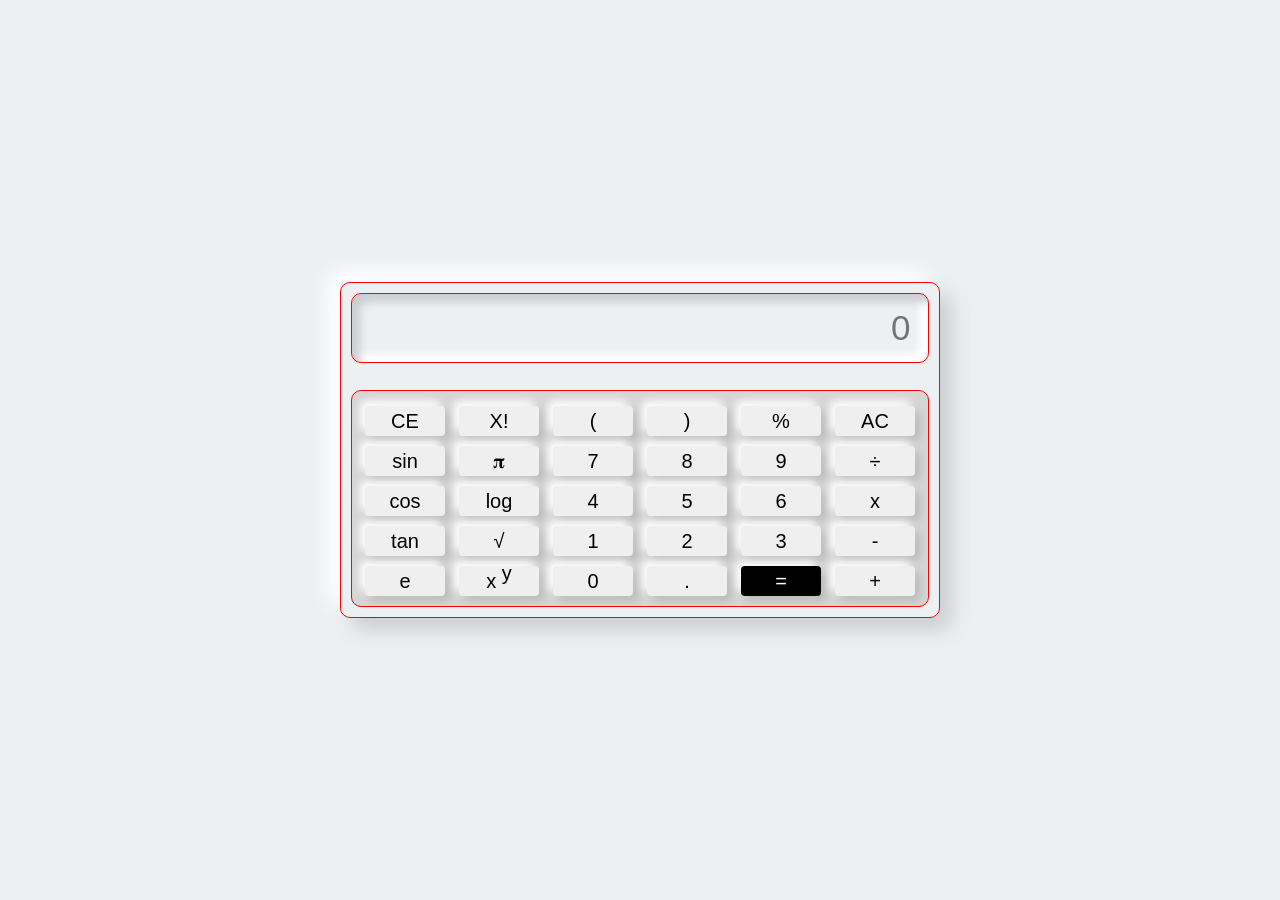
<file: Simple_Calculator/index.html>
<!DOCTYPE html>
<html lang="en">
<head>
    <meta charset="UTF-8">
    <meta http-equiv="X-UA-Compatible" content="IE=edge">
    <meta name="viewport" content="width=device-width, initial-scale=1.0">
    <link rel="stylesheet" href="styles/styles.css">
    <title>Document</title>
</head>
<body>
    
    <div class="container">

            <div class="display">
                <input id="screen" type="text" placeholder="0">
            </div>

            <div class="btns">
                <div class="symbols">

                    <div class="row">
                        <button id="ce" onclick="backspc()">CE</button>
                        <button class="btn">(</button>
                        <button class="btn">)</button>
                        <button id="ac" onclick="screen.value=''">AC</button>
                    </div>

                    <div class="row">
                        <div class="row">
                            <button onclick="perc()">%</button>
                            <button onclick="cos()">cos</button>
                            <button onclick="sin()">sin</button>
                            <button onclick="tan()">tan</button>
                        </div>
                    </div>

                    <div class="row">
                        <button onclick="sqrt()">√</button>
                        <button onclick="e()">e</button>
                        <button onclick="pow()">x <span style="position: relative; bottom: .4em;">y</span></button>
                        <button onclick="log()">log</button>
                    </div>
                </div>

<!-- responsive  -->  
                <div class="row">
                    <button class="mobile-hide" id="ce" onclick="backspc()">CE</button>
                    <button class="mobile-hide" onclick="fact()">X!</button>
                    <button class="btn mobile-hide">(</button>
                    <button class="btn mobile-hide">)</button>
                    <button class="mobile-hide" onclick="perc()">%</button>
                    <button class="mobile-hide" id="ac" onclick="screen.value=''">AC</button>
                </div>

                <div class="row">
                    <button class="mobile-hide" onclick="sin()">sin</button>
                    <button class="mobile-hide" onclick="pi()">𝛑</button>
                    <button class="btn">7</button>
                    <button class="btn">8</button>
                    <button class="btn">9</button>
                    <button class="btn">÷</button>
                </div>

                <div class="row">
                    <button class="mobile-hide" onclick="cos()">cos</button>
                    <button class="mobile-hide" onclick="log()">log</button>
                    <button class="btn">4</button>
                    <button class="btn">5</button>
                    <button class="btn">6</button>
                    <button class="btn">x</span> </button>
                </div>

                <div class="row">
                    <button class="mobile-hide" onclick="tan()">tan</button>
                    <button class="mobile-hide" onclick="sqrt()">√</button>
                    <button class="btn">1</button>
                    <button class="btn">2</button>
                    <button class="btn">3</button>
                    <button class="btn">-</button>
                </div>

                <div class="row">
                    <button class="mobile-hide" onclick="e()">e</button>
                    <button class="mobile-hide" onclick="pow()">x <span style="position: relative; bottom: .4em;">y</span></button>
                    <button class="btn">0</button>
                    <button class="btn">.</button>
                    <button id="eval" onclick="screen.value=eval(screen.value)">=</button>
                    <button class="btn">+</button>
                </div>                                   
            </div>
    </div>

    <script src="Javascript/script.js" type="text/Javascript"></script>
</body>
</html>
</file>
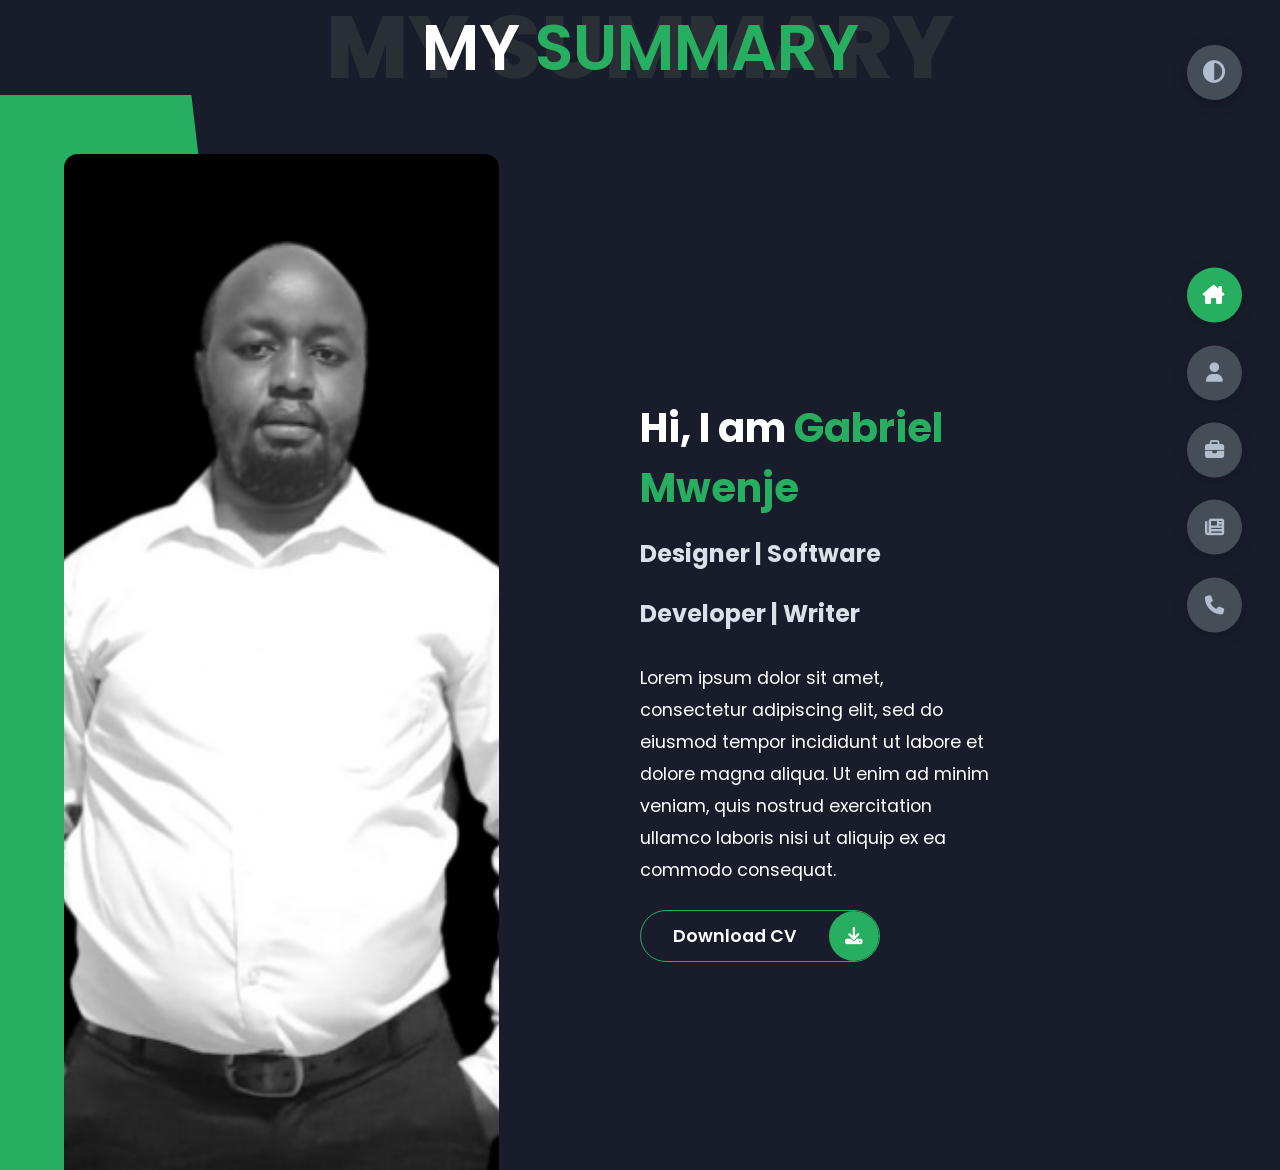
<file: Portfolio/First_In_Progress/index.html>
<!DOCTYPE html>
<html lang="en">
<head>
    <meta charset="UTF-8">
    <meta http-equiv="X-UA-Compatible" content="IE=edge">
    <meta name="viewport" content="width=device-width, initial-scale=1.0">
    <title>Portfolio</title>
    <link rel="stylesheet" href="Styles/styles.css">
    <link rel="preconnect" href="https://fonts.googleapis.com">
<link rel="preconnect" href="https://fonts.gstatic.com" crossorigin>
<link href="https://fonts.googleapis.com/css2?family=Poppins:ital,wght@0,100;0,200;0,300;0,400;0,500;0,600;0,700;0,800;0,900;1,100;1,200;1,300;1,400;1,500;1,600;1,700;1,800;1,900&family=Roboto:ital,wght@0,100;0,300;0,400;0,500;0,700;0,900;1,100;1,300;1,400;1,500;1,700;1,900&family=Rubik:ital,wght@0,300;0,400;0,500;0,600;0,700;0,800;0,900;1,300;1,400;1,500;1,600;1,700;1,800;1,900&display=swap" rel="stylesheet">
<link rel="stylesheet" href="https://cdnjs.cloudflare.com/ajax/libs/font-awesome/6.4.0/css/all.min.css" integrity="sha512-iecdLmaskl7CVkqkXNQ/ZH/XLlvWZOJyj7Yy7tcenmpD1ypASozpmT/E0iPtmFIB46ZmdtAc9eNBvH0H/ZpiBw==" crossorigin="anonymous" referrerpolicy="no-referrer" />
</head>
<body class="main-content">
    <header class="section sec1 header active" id="home">
        <div class="main-title kabugu">
            <h2>My <span> Summary </span> <span class="bg-text"> My Summary </span></h2>
        </div>
        <div class="header-content">
            <div class="left-header">
                <div class="h-shape"></div>
                <div class="image">
                    <img src="img/hhhh.png" alt="">
                </div>
            </div>
            <div class="right-header">
                <h1 class="name">
                    Hi, I am <span class="name">Gabriel Mwenje</span> <br /> <span class="descr"> Designer | Software Developer | Writer </span> 
                </h1>
                <p>
                    Lorem ipsum dolor sit amet, consectetur adipiscing elit, sed do eiusmod tempor incididunt ut labore et dolore magna aliqua. Ut enim ad minim veniam, quis nostrud exercitation ullamco laboris nisi ut aliquip ex ea commodo consequat. 
                </p>
                <div class="btn-con">
                    <a href="#" class="main-btn">
                        <span class="btn-text">Download CV</span>
                        <span class="btn-icon"><i class="fas fa-download"></i></span>
                    </a>
                </div>
            </div>
        </div>
    </header>

    <main>
        <section class="section sec2" id="about">
            <div class="main-title">
                <h2> About
                    <span>Me</span>
                    <span class="bg-text">My Stats</span></h2>
            </div>
            <div class="about-cont">
                
                <div class="left-about">
                    <h4>Information About Me</h4>
                    <p>Lorem ipsum dolor sit amet, consectetur adipiscing elit, sed do eiusmod tempor incididunt ut labore et dolore magna aliqua. Ut enim ad minim veniam, quis nostrud exercitation ullamco laboris nisi ut aliquip ex ea commodo consequat. Duis aute irure dolor in reprehenderit. 
                    </p>
                    
                    <div class="btn-con">
                        <a href="https://github.com/Mwenje001" class="main-btn">
                            <span class="btn-text">View Git-Hub</span>
                            <span class="btn-icon"><i class="fas fa-download"></i></span>
                        </a>
                    </div>
                </div>

                <div class="right-about">
                    <div class="about-item">
                        <div class="abt-text">
                            <p class="large-text"> 700+</p>
                            <p class="small-text">Design Projects <br /> Completed </p>
                        </div>
                    </div>
                    <div class="about-item">
                        <div class="abt-text">
                            <p class="large-text"> 8+</p>
                            <p class="small-text">Years of <br /> Experience </p>
                        </div>
                    </div>
                    <div class="about-item">
                        <div class="abt-text">
                            <p class="large-text"> 100+</p>
                            <p class="small-text">Happy <br /> Clients </p>
                        </div>
                    </div>
                    <div class="about-item">
                        <div class="abt-text">
                            <p class="large-text"> 300+</p>
                            <p class="small-text">Customer <br /> Refferals </p>
                        </div>
                    </div>
                </div>
            </div>
            
            <div class="abt-stats">
                <h4 class="stats-title">My Skills</h4>

                <div class="progress-bars">
                    <div class="progress-bar">
                        <p class="progress-title">HTML5 & CSS</p>
                        <div class="progress-con">
                            <p class="prog-text">90%</p>
                            <div class="progress">
                                <span class="html"></span>
                            </div>
                        </div>
                    </div>

                    <div class="progress-bar">
                        <p class="progress-title">Javascript</p>
                        <div class="progress-con">
                            <p class="prog-text">85%</p>
                            <div class="progress">
                                <span class="javascript"></span>
                            </div>
                        </div>
                    </div>

                    <div class="progress-bar">
                        <p class="progress-title">Node.js</p>
                        <div class="progress-con">
                            <p class="prog-text">87%</p>
                            <div class="progress">
                                <span class="node"></span>
                            </div>
                        </div>
                    </div>

                    <div class="progress-bar">
                        <p class="progress-title">React.js</p>
                        <div class="progress-con">
                            <p class="prog-text">78%</p>
                            <div class="progress">
                                <span class="react"></span>
                            </div>
                        </div>
                    </div>

                    <div class="progress-bar">
                        <p class="progress-title">Python</p>
                        <div class="progress-con">
                            <p class="prog-text">92%</p>
                            <div class="progress">
                                <span class="python"></span>
                            </div>
                        </div>
                    </div>

                    <div class="progress-bar">
                        <p class="progress-title">C#</p>
                        <div class="progress-con">
                            <p class="prog-text">70%</p>
                            <div class="progress">
                                <span class="c"></span>
                            </div>
                        </div>
                    </div>

                </div>

            </div>

            <h4 class="stats-title">My Timeline</h4>

            

            <div class="timeline">

                <div class="timeline-item">
                    <div class="timeline-icon">
                        <i class="fas fa-briefcase"></i>
                    </div>
                    <p class="timeline-duration">Ongoing</p>
                    <h5>Software Engineering <span>- ALX-Africa</span></h5>
                    <p>
                        Lorem ipsum dolor sit amet, consectetur adipiscing elit, sed do eiusmod tempor incididunt ut labore et dolore magna aliqua. Ut enim ad minim veniam, quis nostrud exercitation ullamco laboris nisi ut aliquip ex ea commodo consequat.
                    </p>
                </div>

                <div class="timeline-item">
                    <div class="timeline-icon">
                        <i class="fas fa-briefcase"></i>
                    </div>
                    <p class="timeline-duration">2019 - Present</p>
                    <h5>Software Developer <span>- Afri-Sole</span></h5>
                    <p>
                        Lorem ipsum dolor sit amet, consectetur adipiscing elit, sed do eiusmod tempor incididunt ut labore et dolore magna aliqua. Ut enim ad minim veniam, quis nostrud exercitation ullamco laboris nisi ut aliquip ex ea commodo consequat. 
                    </p>
                </div>

                <div class="timeline-item">
                    <div class="timeline-icon">
                        <i class="fas fa-briefcase"></i>
                    </div>
                    <p class="timeline-duration">2018 - To-Date</p>
                    <h5>Technical Writer <span>- Afri-Sole</span></h5>
                    <p>
                        Lorem ipsum dolor sit amet, consectetur adipiscing elit, sed do eiusmod tempor incididunt ut labore et dolore magna aliqua. Ut enim ad minim veniam, quis nostrud exercitation ullamco laboris nisi ut aliquip ex ea commodo consequat.
                    </p>
                </div>

                <div class="timeline-item">
                    <div class="timeline-icon">
                        <i class="fas fa-briefcase"></i>
                    </div>
                    <p class="timeline-duration">2016 - 2020</p>
                    <h5>Designer <span>- Logic Studios</span></h5>
                    <p>
                        Lorem ipsum dolor sit amet, consectetur adipiscing elit, sed do eiusmod tempor incididunt ut labore et dolore magna aliqua. Ut enim ad minim veniam, quis nostrud exercitation ullamco laboris nisi ut aliquip ex ea commodo consequat.
                    </p>
                </div>
                

                <div class="timeline-item">
                    <div class="timeline-icon">
                        <i class="fas fa-briefcase"></i>
                    </div>
                    <p class="timeline-duration">2015 - 2016</p>
                    <h5>Designer <span>- Anchor Communication</span></h5>
                    <p>
                        Lorem ipsum dolor sit amet, consectetur adipiscing elit, sed do eiusmod tempor incididunt ut labore et dolore magna aliqua. Ut enim ad minim veniam, quis nostrud exercitation ullamco laboris nisi ut aliquip ex ea commodo consequat.
                    </p>
                </div>

                <div class="timeline-item">
                    <div class="timeline-icon">
                        <i class="fas fa-briefcase"></i>
                    </div>
                    <p class="timeline-duration">2011 - 2015</p>
                    <h5>Design Degree <span>- Nairobi University</span></h5>
                    <p>
                        Lorem ipsum dolor sit amet, consectetur adipiscing elit, sed do eiusmod tempor incididunt ut labore et dolore magna aliqua. Ut enim ad minim veniam, quis nostrud exercitation ullamco laboris nisi ut aliquip ex ea commodo consequat.
                    </p>
                </div>

            </div>

        </section>

        <section class="section sec3" id="portfolio">
            <div class="main-title">
                <h2>My <span> Portfolio</span> <span class="bg-text"> My Portfolio</span></h2>
            </div>
            <p class="portfolio-text">
                Here is some work I've done in numerous programming languages
            </p>

            <div class="portfolios">
                <div class="portfolio-item">
                    <div class="image">
                        <img src="img/port1.jpg" alt="">
                    </div>
                    <div class="hover-items">
                        <h3>Project Source</h3>
                        <div class="icons">
                            <a href="https://github.com/Mwenje001?tab=repositories" target="_blank">
                                <i class="fa-brands fa-git icon"></i>
                            </a>

                            <a href="https://www.linkedin.com/in/gabriel-mwenje-a02a94139/" target="_blank">
                                <i class="fa-brands fa-linkedin-in icon"></i></i>
                            </a>

                            <a href="https://www.linkedin.com/in/gabriel-mwenje-a02a94139/" target="_blank">
                                <i class="fa-brands fa-behance icon"></i>
                            </a>

                        </div>

                    </div>
                </div>

                <div class="portfolio-item">
                    <div class="image">
                        <img src="img/port2.jpg" alt="">
                    </div>
                    <div class="hover-items">
                        <h3>Project Source</h3>
                        <div class="icons">
                            <a href="https://github.com/Mwenje001?tab=repositories" target="_blank">
                                <i class="fa-brands fa-git icon"></i>
                            </a>

                            <a href="https://www.linkedin.com/in/gabriel-mwenje-a02a94139/" target="_blank">
                                <i class="fa-brands fa-linkedin-in icon"></i></i>
                            </a>

                            <a href="https://www.linkedin.com/in/gabriel-mwenje-a02a94139/" target="_blank">
                                <i class="fa-brands fa-behance icon"></i>
                            </a>

                        </div>

                    </div>
                </div>

                <div class="portfolio-item">
                    <div class="image">
                        <img src="img/port3.jpg" alt="">
                    </div>
                    <div class="hover-items">
                        <h3>Project Source</h3>
                        <div class="icons">
                            <a href="https://github.com/Mwenje001?tab=repositories" target="_blank">
                                <i class="fa-brands fa-git icon"></i>
                            </a>

                            <a href="https://www.linkedin.com/in/gabriel-mwenje-a02a94139/" target="_blank">
                                <i class="fa-brands fa-linkedin-in icon"></i></i>
                            </a>

                            <a href="https://www.linkedin.com/in/gabriel-mwenje-a02a94139/" target="_blank">
                                <i class="fa-brands fa-behance icon"></i>
                            </a>

                        </div>

                    </div>
                </div>

                <div class="portfolio-item">
                    <div class="image">
                        <img src="img/port4.jpg" alt="">
                    </div>
                    <div class="hover-items">
                        <h3>Project Source</h3>
                        <div class="icons">
                            <a href="https://github.com/Mwenje001?tab=repositories" target="_blank">
                                <i class="fa-brands fa-git icon"></i>
                            </a>

                            <a href="https://www.linkedin.com/in/gabriel-mwenje-a02a94139/" target="_blank">
                                <i class="fa-brands fa-linkedin-in icon"></i></i>
                            </a>

                            <a href="https://www.linkedin.com/in/gabriel-mwenje-a02a94139/" target="_blank">
                                <i class="fa-brands fa-behance icon"></i>
                            </a>

                        </div>

                    </div>
                </div>

                <div class="portfolio-item">
                    <div class="image">
                        <img src="img/port5.jpg" alt="">
                    </div>
                    <div class="hover-items">
                        <h3>Project Source</h3>
                        <div class="icons">
                            <a href="https://github.com/Mwenje001?tab=repositories" target="_blank">
                                <i class="fa-brands fa-git icon"></i>
                            </a>

                            <a href="https://www.linkedin.com/in/gabriel-mwenje-a02a94139/" target="_blank">
                                <i class="fa-brands fa-linkedin-in icon"></i></i>
                            </a>

                            <a href="https://www.linkedin.com/in/gabriel-mwenje-a02a94139/" target="_blank">
                                <i class="fa-brands fa-behance icon"></i>
                            </a>

                        </div>

                    </div>
                </div>

                <div class="portfolio-item">
                    <div class="image">
                        <img src="img/port6.jpg" alt="">
                    </div>
                    <div class="hover-items">
                        <h3>Project Source</h3>
                        <div class="icons">
                            <a href="https://github.com/Mwenje001?tab=repositories" target="_blank">
                                <i class="fa-brands fa-git icon"></i>
                            </a>

                            <a href="https://www.linkedin.com/in/gabriel-mwenje-a02a94139/" target="_blank">
                                <i class="fa-brands fa-linkedin-in icon"></i></i>
                            </a>

                            <a href="https://www.linkedin.com/in/gabriel-mwenje-a02a94139/" target="_blank">
                                <i class="fa-brands fa-behance icon"></i>
                            </a>

                        </div>

                    </div>
                </div>

            </div>

        </section>

        <section class="section sec4" id="blogs">
            <div class="blogs-content">
                <div class="main-title">
                    <h2>My <span> Blogs</span> <span class="bg-text"> My Blogs</span></h2>
                </div>
                <div class="blogs">
                    <div class="blog">
                        <img src="img/blog1.jpg" alt="">
                        <div class="blog-text">
                            <h4>How to create a Website</h4>
                            <p>
                                Lorem ipsum dolor sit amet, consectetur adipiscing elit, sed do eiusmod tempor incididunt ut labore et dolore magna aliqua.
                            </p>
                        </div>
                    </div>
                    <div class="blog">
                        <img src="img/blog2.jpg" alt="">
                        <div class="blog-text">
                            <h4>Learn Python the the following five steps</h4>
                            <p>
                                Lorem ipsum dolor sit amet, consectetur adipiscing elit, sed do eiusmod tempor incididunt ut labore et dolore magna aliqua.
                            </p>
                        </div>
                    </div>
                    <div class="blog">
                        <img src="img/blog3.jpg" alt="">
                        <div class="blog-text">
                            <h4>From zero to hero - A guide to CSS</h4>
                            <p>
                                Lorem ipsum dolor sit amet, consectetur adipiscing elit, sed do eiusmod tempor incididunt ut.
                            </p>
                        </div>
                    </div>
                    <div class="blog">
                        <img src="img/blog4.jpg" alt="">
                        <div class="blog-text">
                            <h4>AI - What of Us!</h4>
                            <p>
                                Lorem ipsum dolor sit amet, consectetur adipiscing elit, sed do eiusmod tempor incididunt ut.
                            </p>
                        </div>
                    </div>
                    <div class="blog">
                        <img src="img/blog5.png" alt="">
                        <div class="blog-text">
                            <h4>Leveraging AI in your Programming Tasks</h4>
                            <p>
                                Lorem ipsum dolor sit amet, consectetur adipiscing elit, sed do eiusmod tempor incididunt ut.
                            </p>
                        </div>
                    </div>
                </div>
            </div>
        </section>

        <section class="section sec5 contacts" id="contacts">
            <div class="contacts-container">
                <div class="main-title">
                    <h2>My <span> Contants</span> <span class="bg-text"> My Contacts</span></h2>
                </div>
                <div class="contact-content-con">

                    <div class="left-contacts">

                        <h4>Contact me Here</h4>
                        <p>
                            Lorem ipsum dolor sit amet, consectetur adipiscing elit, sed do eiusmod tempor incididunt ut.
                        </p>
                        <div class="contact-info">
                            <div class="contact-item">
                                <div class="icon">
                                    <i class="fas fa-map-marker-alt"></i>
                                    <span>Location</span> 
                                </div>
                                <p>
                                    : Nairobi, Kenya
                                </p>
                            </div>

                            <div class="contact-item">
                                <div class="icon">
                                    <i class="fas fa-envelope"></i>
                                    <span>Email</span>
                                </div>
                                <p>
                                    <span>: mwenje72@gmail</span>
                                </p>
                            </div>

                            <div class="contact-item">
                                <div class="icon">
                                    <i class="fas fa-user-graduate"></i>
                                    <span>Education</span>
                                </div>
                                <p>
                                    <span>: University of Nairobi</span>
                                </p>
                            </div>

                            <div class="contact-item">
                                <div class="icon">
                                    <i class="fa-solid fa-phone"></i>
                                    <span>Mobile Number</span>
                                </div>
                                <p>
                                    <span>: +254 728 475721</span>
                                </p>
                            </div>

                            <div class="contact-item">
                                <div class="icon">
                                    <i class="fa-solid fa-earth-africa"></i>
                                    <span>Languages</span>
                                </div>
                                <p>
                                    <span>: Kikuyu, Kiswahili, English</span>
                                </p>
                            </div>
                        </div>
                        <div class="contact-icons">
                            <div class="contact-icon">
                                <a href="https://www.facebook.com/" target="_blank">
                                    <i class="fab fa-facebook"></i>
                                </a>
                                <a href="https://twitter.com/" target="_blank">
                                    <i class="fa-brands fa-twitter"></i>
                                </a>
                                <a href="https://www.linkedin.com/" target="_blank">
                                    <i class="fa-brands fa-linkedin"></i>
                                </a>
                                <a href="https://www.youtube.com/" target="_blank">
                                    <i class="fa-brands fa-youtube"></i>
                                </a>
                                <a href="https://web.whatsapp.com/" target="_blank">
                                    <i class="fa-brands fa-whatsapp"></i>
                                </a>
                            </div>
                        </div>
                    </div>

                    <div class="right-contacts">
                        <form action="" class="contact-form">
                            <div class="input-control input-control-2">
                                <input type="text" required placeholder="Your Name">
                                <input type="text" required placeholder="Your Email">
                            </div>
                            <div class="input-control">
                                <input type="text" required placeholder="Enter Subject">
                            </div>
                            <div class="input-control">
                                <textarea name="" id="" cols="15" rows="8" placeholder="Message Here"></textarea>
                                
                               
                            </div>

                            <div class="submit-btn">
                                <div class="btn-con">
                                    <a href="#" class="main-btn">
                                        <span class="btn-text">Submit</span>
                                        <span class="btn-icon"><i class="fas fa-download"></i></span>
                                    </a>
                                </div>
                            
                            </div>
                        </form>
                    </div>
                
                </div>
            </div>
        </section>
        
    </main>

    <div class="controls">
        <div class="control control-1 active-btn" data-id="home">
            <i class="fa-solid fa-house-chimney"></i>
        </div>

        <div class="control control-2" data-id="about">
            <i class="fa-solid fa-user"></i>
        </div>

        <div class="control control-3 " data-id="portfolio">
            <i class="fa-solid fa-briefcase"></i>
        </div>

        <div class="control control-4 " data-id="blogs">
            <i class="fa-solid fa-newspaper"></i>
        </div>

        <div class="control control-5 " data-id="contacts">
            <i class="fa-solid fa-phone"></i>
        </div>
    </div>
    
    <div class="theme-btn">
        <i class="fas fa-adjust"></i>
    </div>

    <script src="JS/App.js"></script>
</body>
</html>
</file>
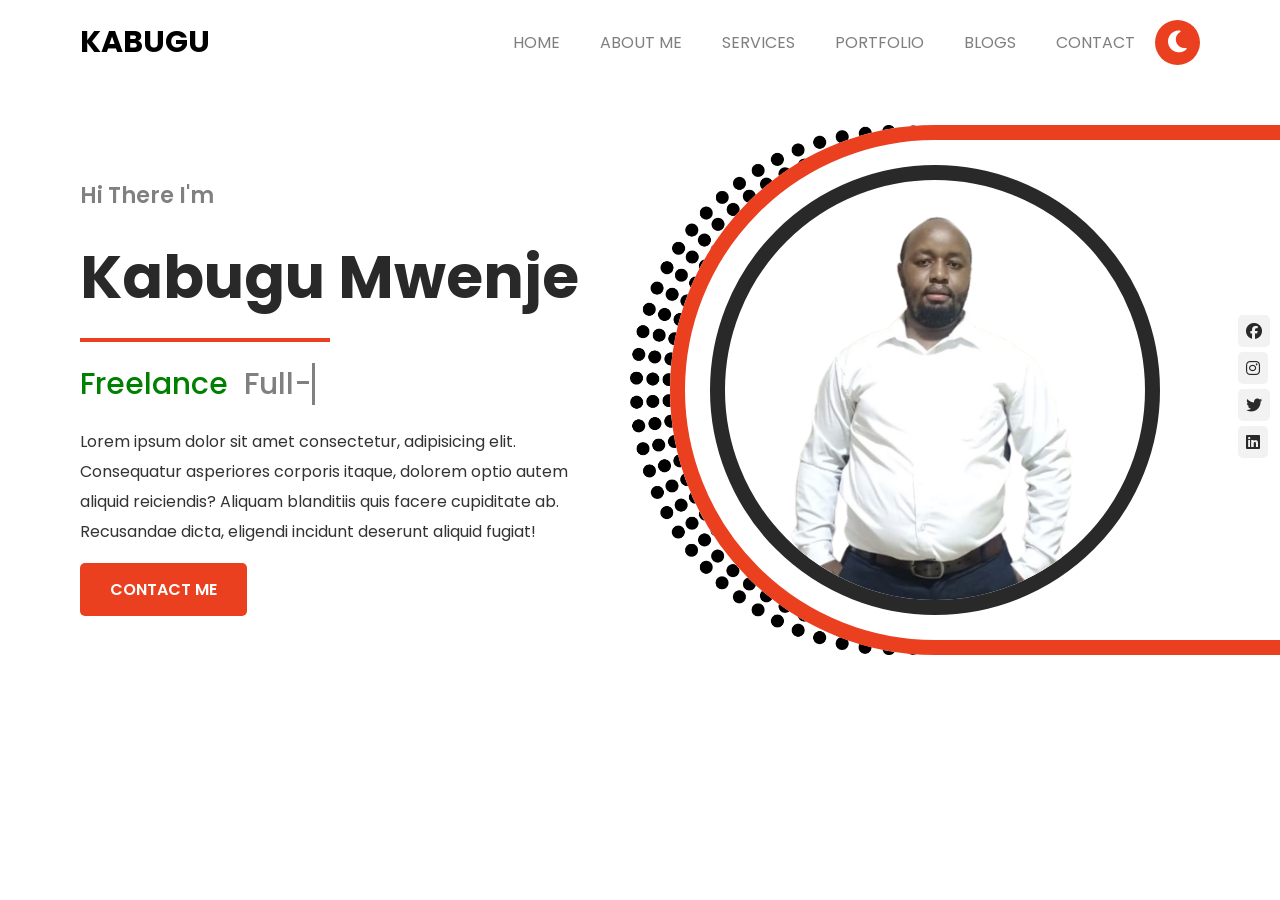
<file: Portfolio/Second_In_Progress/index.html>
<!DOCTYPE html>
<html lang="en">
<head>
    <meta charset="UTF-8">
    <meta http-equiv="X-UA-Compatible" content="IE=edge">
    <meta name="viewport" content="width=device-width, initial-scale=1.0">
    <title>Portfolio</title>
    <link rel="stylesheet" href="css/styles.css">
    <link rel="stylesheet" href="https://cdnjs.cloudflare.com/ajax/libs/font-awesome/6.4.0/css/all.min.css" integrity="sha512-iecdLmaskl7CVkqkXNQ/ZH/XLlvWZOJyj7Yy7tcenmpD1ypASozpmT/E0iPtmFIB46ZmdtAc9eNBvH0H/ZpiBw==" crossorigin="anonymous" referrerpolicy="no-referrer" />
    <link rel="preconnect" href="https://fonts.googleapis.com">
    <link rel="preconnect" href="https://fonts.gstatic.com" crossorigin>
    <link href="https://fonts.googleapis.com/css2?family=Poppins:ital,wght@0,100;0,200;0,300;0,400;0,500;0,600;0,700;0,800;0,900;1,100;1,200;1,300;1,400;1,500;1,600;1,700;1,800;1,900&family=Roboto:ital,wght@0,100;0,300;0,400;0,500;0,700;0,900;1,100;1,300;1,400;1,500;1,700;1,900&family=Rubik:ital,wght@0,300;0,400;0,500;0,600;0,700;0,800;0,900;1,300;1,400;1,500;1,600;1,700;1,800;1,900&display=swap" rel="stylesheet">
</head>
<body>
    <main>
        <nav>
            <div class="container d-flex justify-space-between">
                <h1 class="logo">Kabugu</h1>
                <ul class="nav-menu d-flex">
                    <li>
                        <a href="#">Home</a>
                    </li>
                    <li>
                        <a href="#">About Me</a>
                    </li>
                    <li>
                        <a href="#">Services</a>
                    </li>
                    <li>
                        <a href="#">Portfolio</a>
                    </li>
                    <li>
                        <a href="#">Blogs</a>
                    </li>
                    <li>
                        <a href="#">Contact</a>
                    </li>
                    <li>
                        <button class="change-mode"><i class="fa-solid fa-moon"></i></button>
                    </li> 
                </ul>
            </div>
        </nav>
        <section class="home">
            <div class="container d-flex justify-space-between">
                <div class="home-txt">
                   <Span>Hi there I'm</Span> 
                   <h1>Kabugu Mwenje</h1>
                   <h2>Freelance  <span id="type-it"></span></h2>
                   <p> Lorem ipsum dolor sit amet consectetur, adipisicing elit. Consequatur asperiores corporis itaque, dolorem optio autem aliquid reiciendis? Aliquam blanditiis quis facere cupiditate ab. Recusandae dicta, eligendi incidunt deserunt aliquid fugiat! </p>
                   <a href="#">Contact Me</a>
                </div>

                <div class="img-border">
                    <div class="home-img">
                        <img src="images/hhhh.png" alt="">
                    </div>
                </div>
            </div>
            <ul class="home-social">
                <li>
                    <a href="#"><i class="fa-brands fa-facebook"></i></a>
                </li>
                <li>
                    <a href="#"><i class="fa-brands fa-instagram"></i></a>
                </li>
                <li>
                    <a href="#"><i class="fa-brands fa-twitter"></i></a>
                </li>
                <li>
                    <a href="#"><i class="fa-brands fa-linkedin"></i></a>
                </li>
            </ul>
        </section>
    </main>
    <script src="js/script.js"></script>
</body>
</html>
</file>
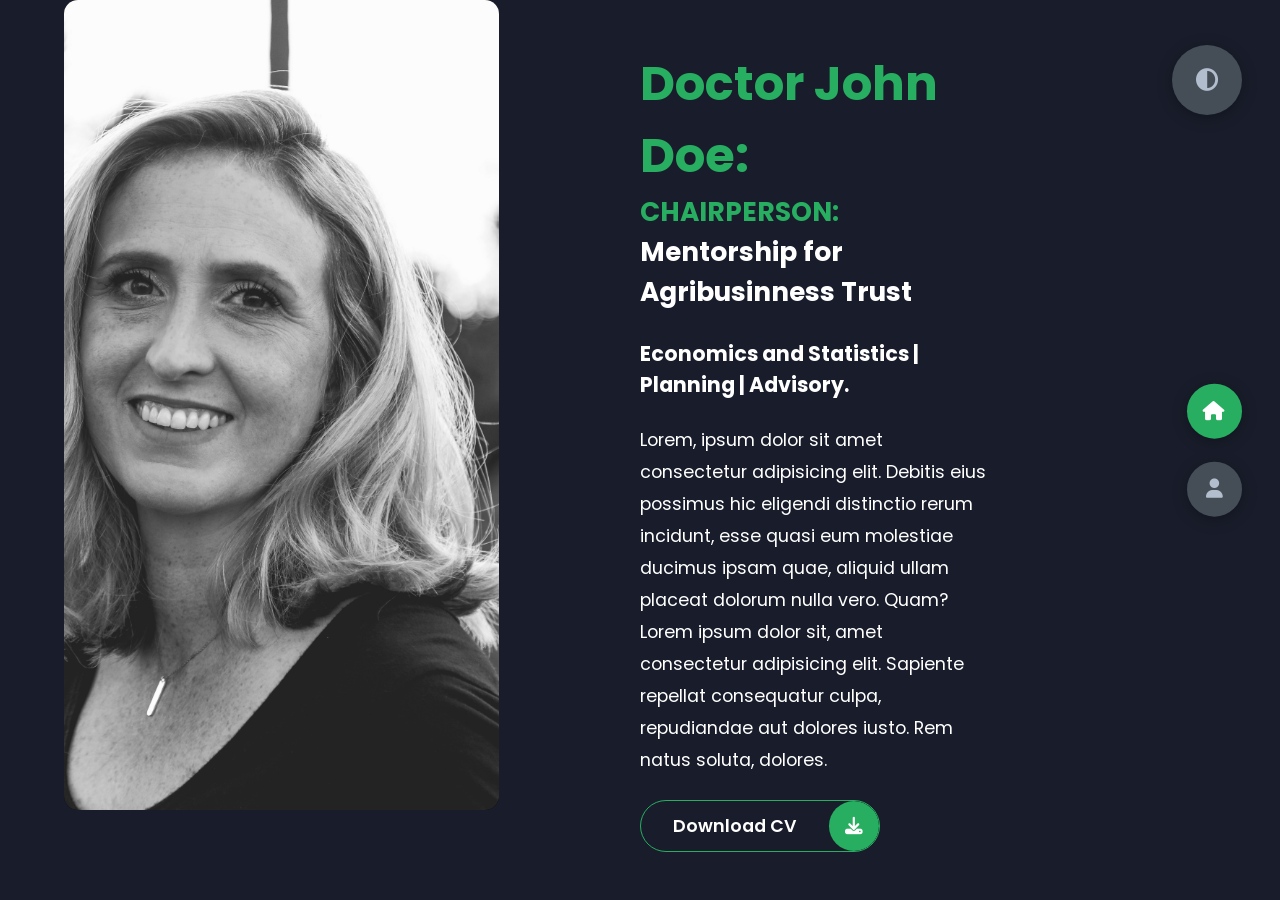
<file: Mat-Website-Front-End/Portfolio/doc.html>
<!DOCTYPE html>
<html lang="en">
<head>
    <meta charset="UTF-8">
    <meta http-equiv="X-UA-Compatible" content="IE=edge">
    <meta name="viewport" content="width=device-width, initial-scale=1.0">
    <title>Portfolio</title>
    <link rel="stylesheet" href="port.css">
    <link rel="preconnect" href="https://fonts.googleapis.com">
    <link rel="preconnect" href="https://fonts.gstatic.com" crossorigin>
    <link rel="stylesheet" href="https://cdnjs.cloudflare.com/ajax/libs/font-awesome/6.1.1/css/all.min.css" integrity="sha512-KfkfwYDsLkIlwQp6LFnl8zNdLGxu9YAA1QvwINks4PhcElQSvqcyVLLD9aMhXd13uQjoXtEKNosOWaZqXgel0g==" crossorigin="anonymous" referrerpolicy="no-referrer" />
    <link href="https://fonts.googleapis.com/css2?family=Poppins:wght@400;500;600;700;800&display=swap" rel="stylesheet">
</head>
<body class="main-content">
    <header class="container header active" id="home">
        <div class="header-content">
            <div class="left-header">
                <div class="h-shape"></div>
                <div class="image">
                    <img src="Images/W.jpg" alt="">
                </div>
            </div>
            <div class="right-header">
                <h1 class="name">
                    <span>Doctor John Doe:</span>    
                </h1>
                <h2 class="role"> <span>CHAIRPERSON:</span> Mentorship for Agribusinness Trust</h2> </br>
                <h3>Economics and Statistics | Planning | Advisory.</h3>
                <p>
                    Lorem, ipsum dolor sit amet consectetur adipisicing elit. Debitis eius possimus hic eligendi 
                    distinctio rerum incidunt, esse quasi eum molestiae ducimus ipsam quae, aliquid ullam placeat 
                    dolorum nulla vero. Quam? Lorem ipsum dolor sit, amet consectetur adipisicing elit. Sapiente repellat 
                    consequatur culpa, repudiandae aut dolores iusto. Rem natus soluta, dolores.
                </p>
                <div class="btn-con">
                    <a href="" class="main-btn">
                        <span class="btn-text">Download CV</span>
                        <span class="btn-icon"><i class="fas fa-download"></i></span>
                    </a>
                </div>
            </div>
        </div>
    </header>
    <main>
        <section class="container about" id="about">
            <div class="main-title">
                <h2>About <span>me</span><span class="bg-text">my stats</span></h2>
            </div>
            <div class="about-container">
                <div class="left-about">
                    <h4>Information About me</h4>
                    <p>
                        Lorem, ipsum dolor sit amet consectetur adipisicing elit. Debitis eius possimus hic eligendi 
                        distinctio rerum incidunt, esse quasi eum molestiae ducimus ipsam quae, aliquid ullam placeat 
                        dolorum nulla vero. Quam? Lorem ipsum dolor sit, amet consectetur adipisicing elit. Sapiente repellat 
                        consequatur culpa, repudiandae aut dolores iusto. Rem natus soluta, dolores. 
                    </p>
                    <div class="btn-con">
                        <a href="Documents/FLYER.pdf" class="main-btn">
                            <span class="btn-text">Download flyer</span>
                            <span class="btn-icon"><i class="fas fa-download"></i></span>
                        </a>
                    </div>
                </div>
                <div class="right-about">
                    <div class="about-item">
                        <div class="abt-text">
                            <p class="large-text">650+</p>
                            <p class="small-text">Projects <br /> Completed</p>
                        </div>
                    </div>
                    <div class="about-item">
                        <div class="abt-text">
                            <p class="large-text">40+</p>
                            <p class="small-text">Years of <br /> experience</p>
                        </div>
                    </div>
                    <div class="about-item">
                        <div class="abt-text">
                            <p class="large-text">300+</p>
                            <p class="small-text">Happy <br /> Clients</p>
                        </div>
                    </div>
                    <div class="about-item">
                        <div class="abt-text">
                            <p class="large-text">400+</p>
                            <p class="small-text">Customer <br /> reviews</p>
                        </div>
                    </div>
                </div>
            </div>
        </section> 
    </main>

    <div class="controls">
        <div class="control active-btn" data-id="home" >
            <i class="fas fa-home"></i>
        </div>
        <div class="control" data-id="about">
            <i class="fas fa-user"></i>
        </div>
    </div> 
    <div class="theme-btn">
        <i class="fas fa-adjust"></i>
    </div>
    <script src="app.js"></script>
</body>
</html>
</file>
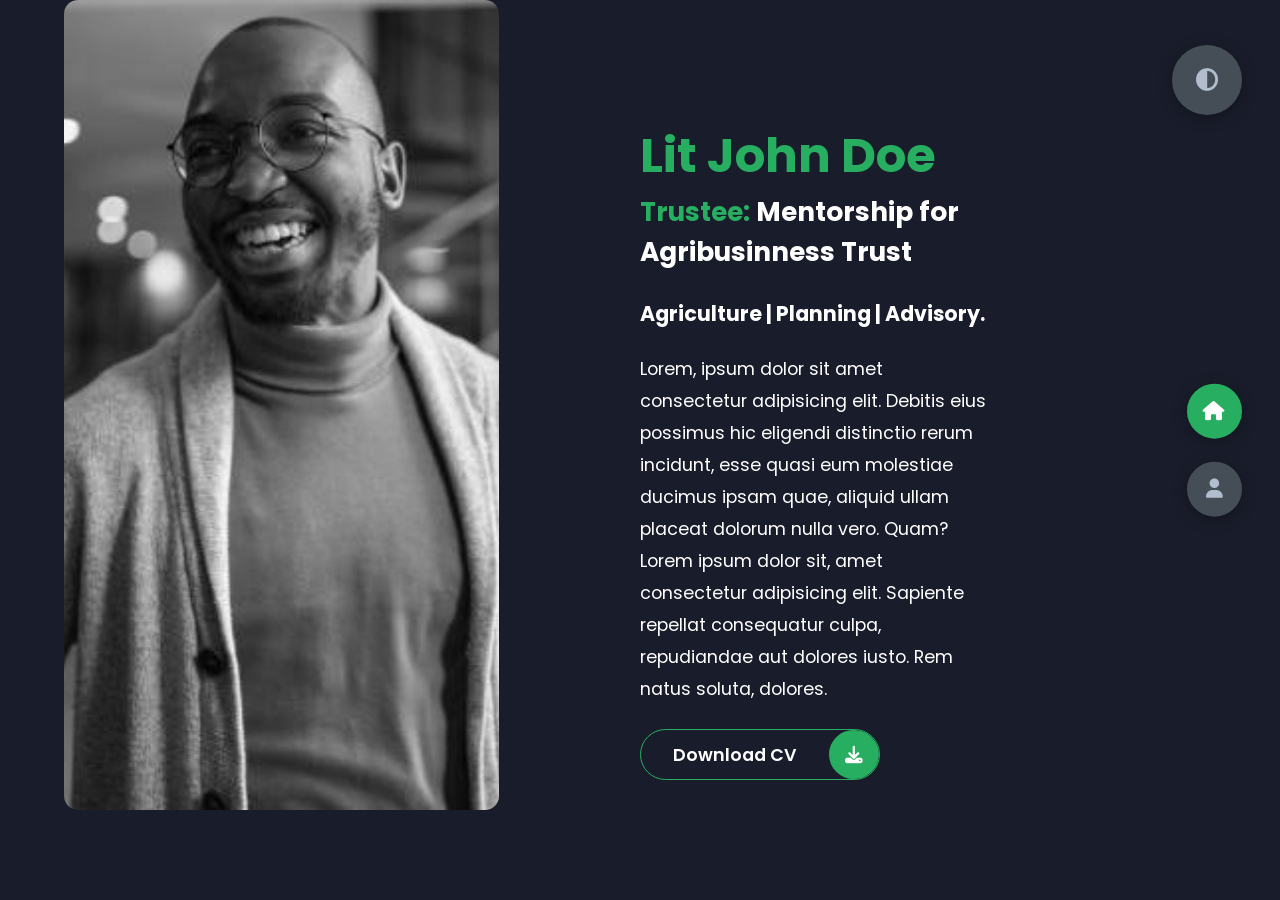
<file: Mat-Website-Front-End/Portfolio/lit.html>
<!DOCTYPE html>
<html lang="en">
<head>
    <meta charset="UTF-8">
    <meta http-equiv="X-UA-Compatible" content="IE=edge">
    <meta name="viewport" content="width=device-width, initial-scale=1.0">
    <title>Portfolio</title>
    <link rel="stylesheet" href="port.css">
    <link rel="preconnect" href="https://fonts.googleapis.com">
    <link rel="preconnect" href="https://fonts.gstatic.com" crossorigin>
    <link rel="stylesheet" href="https://cdnjs.cloudflare.com/ajax/libs/font-awesome/6.1.1/css/all.min.css" integrity="sha512-KfkfwYDsLkIlwQp6LFnl8zNdLGxu9YAA1QvwINks4PhcElQSvqcyVLLD9aMhXd13uQjoXtEKNosOWaZqXgel0g==" crossorigin="anonymous" referrerpolicy="no-referrer" />
    <link href="https://fonts.googleapis.com/css2?family=Poppins:wght@400;500;600;700;800&display=swap" rel="stylesheet">
</head>
<body class="main-content">
    <header class="container header active" id="home">
        <div class="header-content">
            <div class="left-header">
                <div class="h-shape"></div>
                <div class="image">
                    <img src="Images/Mbagathi.jpg" alt="">
                </div>
            </div>
            <div class="right-header">
                <h1 class="name">
                    <span>Lit John Doe</span>    
                </h1>
                <h2 class="role"> <span>Trustee:</span> Mentorship for Agribusinness Trust</h2> </br>
                <h3>Agriculture | Planning | Advisory.</h3>
                <p>
                    Lorem, ipsum dolor sit amet consectetur adipisicing elit. Debitis eius possimus hic eligendi 
                    distinctio rerum incidunt, esse quasi eum molestiae ducimus ipsam quae, aliquid ullam placeat 
                    dolorum nulla vero. Quam? Lorem ipsum dolor sit, amet consectetur adipisicing elit. Sapiente repellat 
                    consequatur culpa, repudiandae aut dolores iusto. Rem natus soluta, dolores.
                </p>
                <div class="btn-con">
                    <a href="" class="main-btn">
                        <span class="btn-text">Download CV</span>
                        <span class="btn-icon"><i class="fas fa-download"></i></span>
                    </a>
                </div>
            </div>
        </div>
    </header>
    <main>
        <section class="container about" id="about">
            <div class="main-title">
                <h2>About <span>me</span><span class="bg-text">my stats</span></h2>
            </div>
            <div class="about-container">
                <div class="left-about">
                    <h4>Information About me</h4>
                    <p>
                        Lorem, ipsum dolor sit amet consectetur adipisicing elit. Debitis eius possimus hic eligendi 
                        distinctio rerum incidunt, esse quasi eum molestiae ducimus ipsam quae, aliquid ullam placeat 
                        dolorum nulla vero. Quam? Lorem ipsum dolor sit, amet consectetur adipisicing elit. Sapiente repellat 
                        consequatur culpa, repudiandae aut dolores iusto. Rem natus soluta, dolores.
                    </p>
                    <div class="btn-con">
                        <a href="Documents/FLYER.pdf" class="main-btn">
                            <span class="btn-text">Download flyer</span>
                            <span class="btn-icon"><i class="fas fa-download"></i></span>
                        </a>
                    </div>
                </div>
                <div class="right-about">
                    <div class="about-item">
                        <div class="abt-text">
                            <p class="large-text">650+</p>
                            <p class="small-text">Projects <br /> Completed</p>
                        </div>
                    </div>
                    <div class="about-item">
                        <div class="abt-text">
                            <p class="large-text">40+</p>
                            <p class="small-text">Years of <br /> experience</p>
                        </div>
                    </div>
                    <div class="about-item">
                        <div class="abt-text">
                            <p class="large-text">300+</p>
                            <p class="small-text">Happy <br /> Clients</p>
                        </div>
                    </div>
                    <div class="about-item">
                        <div class="abt-text">
                            <p class="large-text">400+</p>
                            <p class="small-text">Customer <br /> reviews</p>
                        </div>
                    </div>
                </div>
            </div>
        </section> 
    </main>

    <div class="controls">
        <div class="control active-btn" data-id="home" >
            <i class="fas fa-home"></i>
        </div>
        <div class="control" data-id="about">
            <i class="fas fa-user"></i>
        </div>
    </div> 
    <div class="theme-btn">
        <i class="fas fa-adjust"></i>
    </div>
    <script src="app.js"></script>
</body>
</html>
</file>
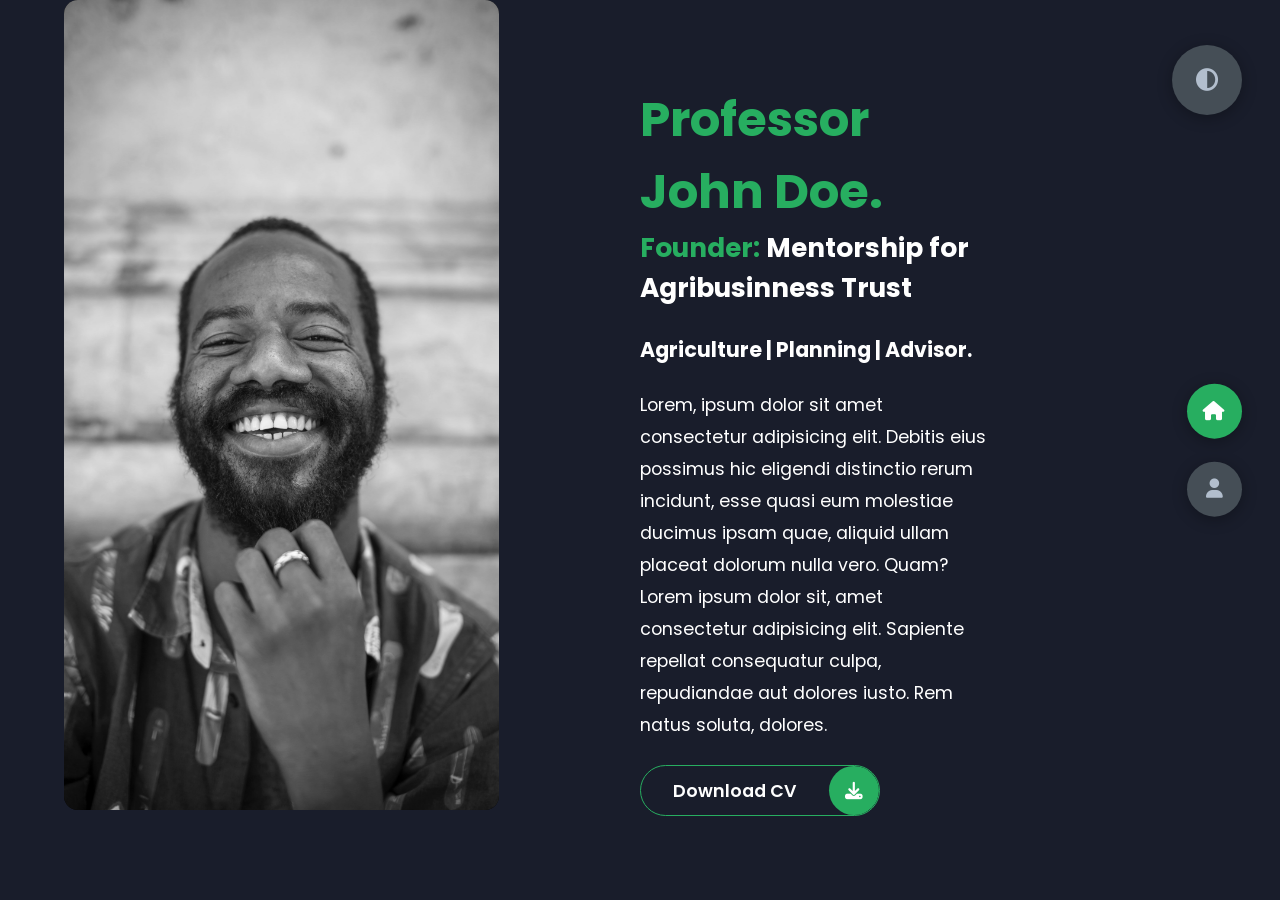
<file: Mat-Website-Front-End/Portfolio/prof.html>
<!DOCTYPE html>
<html lang="en">
<head>
    <meta charset="UTF-8">
    <meta http-equiv="X-UA-Compatible" content="IE=edge">
    <meta name="viewport" content="width=device-width, initial-scale=1.0">
    <title>Portfolio</title>
    <link rel="stylesheet" href="port.css">
    <link rel="preconnect" href="https://fonts.googleapis.com">
    <link rel="preconnect" href="https://fonts.gstatic.com" crossorigin>
    <link rel="stylesheet" href="https://cdnjs.cloudflare.com/ajax/libs/font-awesome/6.1.1/css/all.min.css" integrity="sha512-KfkfwYDsLkIlwQp6LFnl8zNdLGxu9YAA1QvwINks4PhcElQSvqcyVLLD9aMhXd13uQjoXtEKNosOWaZqXgel0g==" crossorigin="anonymous" referrerpolicy="no-referrer" />
    <link href="https://fonts.googleapis.com/css2?family=Poppins:wght@400;500;600;700;800&display=swap" rel="stylesheet">
</head>
<body class="main-content">
    <header class="container header active" id="home">
        <div class="header-content">
            <div class="left-header">
                <div class="h-shape"></div>
                <div class="image">
                    <img src="Images/Karl Henning Mikael Segerros.jpg" alt="">
                </div>
            </div>
            <div class="right-header">
                <h1 class="name">
                    <span>Professor John Doe.</span>  
                </h1>
                <h2 class="role"> <span>Founder:</span> Mentorship for Agribusinness Trust</h2> </br>
                <h3>Agriculture | Planning | Advisor.</h3>
                <p>
                    Lorem, ipsum dolor sit amet consectetur adipisicing elit. Debitis eius possimus hic eligendi 
                    distinctio rerum incidunt, esse quasi eum molestiae ducimus ipsam quae, aliquid ullam placeat 
                    dolorum nulla vero. Quam? Lorem ipsum dolor sit, amet consectetur adipisicing elit. Sapiente repellat 
                    consequatur culpa, repudiandae aut dolores iusto. Rem natus soluta, dolores.
                </p>
                <div class="btn-con">
                    <a href="" class="main-btn">
                        <span class="btn-text">Download CV</span>
                        <span class="btn-icon"><i class="fas fa-download"></i></span>
                    </a>
                </div>
            </div>
        </div>
    </header>
    <main>
        <section class="container about" id="about">
            <div class="main-title">
                <h2>About <span>me</span><span class="bg-text">my stats</span></h2>
            </div>
            <div class="about-container">
                <div class="left-about">
                    <h4>Information About me</h4>
                    <p>
                        Lorem, ipsum dolor sit amet consectetur adipisicing elit. Debitis eius possimus hic eligendi 
                        distinctio rerum incidunt, esse quasi eum molestiae ducimus ipsam quae, aliquid ullam placeat 
                        dolorum nulla vero. Quam? Lorem ipsum dolor sit, amet consectetur adipisicing elit. Sapiente repellat 
                        consequatur culpa, repudiandae aut dolores iusto. Rem natus soluta, dolores.
                    </p>
                    <div class="btn-con">
                        <a href="Documents/FLYER.pdf" class="main-btn">
                            <span class="btn-text">Download flyer</span>
                            <span class="btn-icon"><i class="fas fa-download"></i></span>
                        </a>
                    </div>
                </div>
                <div class="right-about">
                    <div class="about-item">
                        <div class="abt-text">
                            <p class="large-text">650+</p>
                            <p class="small-text">Projects <br /> Completed</p>
                        </div>
                    </div>
                    <div class="about-item">
                        <div class="abt-text">
                            <p class="large-text">40+</p>
                            <p class="small-text">Years of <br /> experience</p>
                        </div>
                    </div>
                    <div class="about-item">
                        <div class="abt-text">
                            <p class="large-text">300+</p>
                            <p class="small-text">Happy <br /> Clients</p>
                        </div>
                    </div>
                    <div class="about-item">
                        <div class="abt-text">
                            <p class="large-text">400+</p>
                            <p class="small-text">Customer <br /> reviews</p>
                        </div>
                    </div>
                </div>
            </div>
        </section> 
    </main>

    <div class="controls">
        <div class="control active-btn" data-id="home" >
            <i class="fas fa-home"></i>
        </div>
        <div class="control" data-id="about">
            <i class="fas fa-user"></i>
        </div>
    </div> 
    <div class="theme-btn">
        <i class="fas fa-adjust"></i>
    </div>
    <script src="app.js"></script>
</body>
</html>
</file>
<file: Simple_Calculator/styles/styles.css>
/* General */
:root{
    --bg-color: #ecf0f3;
    --box-shadow: 12px 12px 20px #cbced1, 
                -12px -12px 20px #ffffff;
    --box-shadow_2: inset 8px 8px 8px #cbced1,
                    inset -8px -8px 8px #ffffff;
    --box-shadow_3: 5px 5px 8px #00000020,
                -5px -5px 8px #ffffff;
    --box-shadow_4: inset 5px 5px 8px rgba(16, 16, 16, .1),
                    inset -5px, -5px, 8px #fff;
    --bg_2: rgb(213, 213, 213);
}

*{
    margin: 0;
    padding: 0;
}

*,
::after, ::before{
    box-sizing: border-box;
}

/* HTML Elements */
body{
    display: flex;
    justify-content: center;
    align-items: center;
    min-height: 100vh;
    background: var(--bg-color);
}

/* div classes */
.container{
    width: 600px;
    height: auto;
    padding: 10px;
    border: 1px solid red;
    border-radius: 10px;
    box-shadow: var(--box-shadow);
}
.display #screen{
    width: 100%;
    height: 70px;
    font-size: 35px;
    outline: none;
    border: 1px solid red;
    border-radius: 10px;
    text-align: right;
    padding-right: .5em;
    background: var(--bg-color);
    box-shadow: var(--box-shadow_2);
}
.btns {
    width: 100%;
    margin-top: 1.7em;
    display: flex;
    justify-content: center;
    align-items: center;
    flex-direction: column;
    background: var(--bg_2);
    border: 1px solid red;
    border-radius: 10px;
    padding: 5px;
    padding-top: 10px;
}
.btns .row button{
    width: 80px;
    height: 30px;
    font-size: 20px;
    border: none;
    outline: none;
    margin: 5px;
    border-radius: 4px;
    box-shadow: var(--box-shadow_3);
    transition: .1s;
}
.btns .row button:hover{
    box-shadow: var(--box-shadow_4);
                background: #fff;
}
#eval{
    background: #000000;
    color: #fff;
}
#eval:hover{
    box-shadow: inset 5px 5px 8px #353535;
                inset: -5px -5px 8px #737373; 
}

#ac:hover{
    box-shadow: inset 5px 5px 8px #353535;
                inset: -5px -5px 8px #737373; 
}

#ce:hover{
    box-shadow: inset 5px 5px 8px #353535;
                inset: -5px -5px 8px #737373; 
}

.symbols{
    display: none;
}

/* Responsive */
@media only screen and (max-width: 600px) {
    .symbols{
        position: relative;
        display: flex;
        flex-direction: column;
        /* min-width: 370px; */
    }
    .btns .row button{
        width: 70px;
        height: 30px;
        font-size: 16px;
    }
    .mobile-hide{
        display: none;
    }
}
</file>
<file: Portfolio/First_In_Progress/Styles/styles.css>
* {
  margin: 0;
  padding: 0;
  box-sizing: border-box;
  list-style: none;
}

:root {
  --color-primary: #191d2b;
  --color-secondary: #27AE60;
  --color-white: #FFFFFF;
  --color-black: #000;
  --color-grey0: #f8f8f8;
  --color-grey-1: #dbe1e8;
  --color-grey-2: #b2becd;
  --color-grey-3: #6c7983;
  --color-grey-4: #454e56;
  --color-grey-5: #2a2e35;
  --color-grey-6: #12181b;
  --br-sm-2: 14px;
  --box-shadow-1: 0 3px 15px rgba(0,0,0,.3);
  --transition: all .4s ease-in-out;
  --box-shadow-1: 0 3px 15px rgba(0,0,0,.2);
}
:root .light-mode {
  --color-primary: #FFFFFF;
  --color-secondary: #F56692;
  --color-white: #454e56;
  --color-black: #000;
  --color-grey0: #f8f8f8;
  --color-grey-1: #6c7983;
  --color-grey-2: #6c7983;
  --color-grey-3: #6c7983;
  --color-grey-4: #454e56;
  --color-grey-5: #f8f8f8;
  --color-grey-6: #12181b;
}

/* font-family: 'Poppins', sans-serif;
font-family: 'Roboto', sans-serif;
font-family: 'Rubik', sans-serif; */
/* Main HTML tags styling*/
body {
  font-family: "Poppins", sans-serif;
  background-color: var(--color-primary);
  font-size: 1.1rem;
  color: var(--color-white);
  transition: var(--transition);
}

a {
  display: inline-block;
  text-decoration: none;
  color: inherit;
  font-family: inherit;
}

header {
  height: 130vh;
  color: var(--color-white);
  overflow: hidden;
}

/*  Header Section Styling */
.header-content {
  display: grid;
  grid-template-columns: repeat(2, 1fr);
  height: 100%;
}
.header-content .left-header {
  display: flex;
  align-items: center;
  position: relative;
}
.header-content .left-header .h-shape {
  transition: var(--transition);
  width: 65%;
  height: 100%;
  background-color: var(--color-secondary);
  position: absolute;
  left: 0;
  top: 0;
  z-index: -1;
  -webkit-clip-path: polygon(0 0, 46% 0, 79% 100%, 0% 100%);
          clip-path: polygon(0 0, 46% 0, 79% 100%, 0% 100%);
}
.header-content .left-header .image {
  border-radius: var(--br-sm-2);
  height: 90%;
  width: 68%;
  margin-left: 4rem;
  background-color: var(--color-black);
  transition: var(--transition);
}
.header-content .left-header .image img {
  width: 100%;
  height: 100%;
  -o-object-fit: cover;
     object-fit: cover;
  transition: var(--transition);
  filter: grayscale(100%);
}
.header-content .left-header .image img:hover {
  filter: grayscale(0);
}
.header-content .right-header {
  display: flex;
  flex-direction: column;
  justify-content: center;
  padding-right: 18rem;
}
.header-content .right-header .name {
  font-size: 2.5rem;
}
.header-content .right-header .name span {
  color: var(--color-secondary);
}
.header-content .right-header span.descr {
  font-size: 1.5rem;
  color: var(--color-grey-1);
}
.header-content .right-header p {
  margin: 1.5rem 0;
  line-height: 2rem;
}

/* Other Components */
.btn-con {
  display: flex;
  align-self: flex-start;
}

.main-btn {
  border-radius: 30px;
  color: inherit;
  font-weight: 600;
  position: relative;
  border: 1px solid var(--color-secondary);
  display: flex;
  align-self: flex-start;
  align-items: center;
  overflow: hidden;
}
.main-btn .btn-text {
  padding: 0 2rem;
}
.main-btn .btn-icon {
  background-color: var(--color-secondary);
  display: flex;
  align-items: center;
  justify-content: center;
  border-radius: 50%;
  padding: 1rem;
}
.main-btn::before {
  content: "";
  position: absolute;
  top: 0;
  right: 0;
  transform: translateX(100%);
  transition: var(--transition);
  z-index: -1;
}
.main-btn:hover::before {
  width: 100%;
  height: 100%;
  background-color: var(--color-secondary);
  transform: translateX(0);
}

section {
  min-height: 100vh;
  width: 100%;
  position: absolute;
  left: 0;
  top: 0;
  padding: 3rem 18rem;
}

/* Class Styling */
.section {
  transform: translateY(-100%) scale(0);
  transition: var(--transition);
  background-color: var(--color-primary);
}

.sec1 {
  display: none;
  transform: translateY(0) scale(1);
}

.sec2 {
  display: none;
  transform: translateY(0) scale(1);
}

.sec3 {
  display: none;
  transform: translateY(0) scale(1);
}

.sec4 {
  display: none;
  transform: translateY(0) scale(1);
}

.sec5 {
  display: none;
  transform: translateY(0) scale(1);
}

.active {
  display: block;
  animation: scaleAnim 1s ease-in-out;
}
@keyframes scaleAnim {
  0% {
    transform: translateY(-100%) scaleY(0);
  }
  100% {
    transform: translateY(0) scaleY(1);
  }
}

/* Controls Styling */
.active-btn {
  background-color: var(--color-secondary) !important;
  transition: var(--transition);
}
.active-btn i {
  color: var(--color-white) !important;
}

.controls {
  position: fixed;
  z-index: 10;
  top: 50%;
  right: 3%;
  display: flex;
  justify-content: center;
  flex-direction: column;
  transform: translateY(-50%);
  align-items: center;
}
.controls .control {
  padding: 1rem;
  cursor: pointer;
  background-color: var(--color-grey-4);
  width: 55px;
  height: 55px;
  border-radius: 50%;
  display: flex;
  justify-content: center;
  align-items: center;
  margin: 0.7rem 0;
  box-shadow: var(--box-shadow-1);
}
.controls .control i {
  font-size: 1.2rem;
  color: var(--color-grey-2);
  pointer-events: none;
}

/* Light/Dark Theme Control */
.theme-btn {
  top: 5%;
  right: 3%;
  width: 55px;
  height: 55px;
  border-radius: 50%;
  cursor: pointer;
  position: fixed;
  background-color: var(--color-grey-4);
  display: flex;
  justify-content: center;
  align-items: center;
  transition: all 0.1s ease-in-out;
  box-shadow: 0 3px 15px rgba(0, 0, 0, 0.3);
}
.theme-btn:active {
  transform: translateY(-5px);
}
.theme-btn i {
  font-size: 1.4rem;
  color: var(--color-grey-2);
  pointer-events: none;
}

/* About Section Styling   */
.main-title {
  text-align: center;
}
.main-title h2 {
  position: relative;
  text-transform: uppercase;
  font-size: 4rem;
  font-weight: 600;
}
.main-title h2 span {
  color: var(--color-secondary);
}
.main-title h2 .bg-text {
  position: absolute;
  top: 50%;
  left: 50%;
  color: var(--color-grey-5);
  transition: var(--transition);
  z-index: -1;
  transform: translate(-50%, -50%);
  font-weight: 800;
  font-size: 5.5rem;
}

/* About Right */
.about-cont {
  display: grid;
  grid-template-columns: repeat(2, 1fr);
  padding-top: 3.5rem;
  padding-bottom: 5rem;
}
.about-cont .left-about {
  padding-right: 5rem;
}
.about-cont .left-about p {
  line-height: 2rem;
  padding: 1rem;
  color: var(--color-grey-1);
}
.about-cont .left-about h4 {
  font-size: 1.5rem;
  text-transform: uppercase;
}
.about-cont .right-about {
  display: grid;
  grid-template-columns: repeat(2, 1fr);
  grid-gap: 2rem;
}
.about-cont .right-about .about-item {
  border: 1px solid --color-grey-5;
  border-radius: 5px;
  transition: var(--transition);
  box-shadow: 1px 2px 15px rgba(0, 0, 0, 0.1);
}
.about-cont .right-about .about-item:hover {
  cursor: default;
  transform: translateY(-5px);
  border: 1px solid var(--color-secondary);
  box-shadow: 1px 2px 15px rgba(0, 0, 0, 0.32);
}
.about-cont .right-about .about-item .abt-text {
  padding: 1.5rem;
  display: flex;
  flex-direction: column;
}
.about-cont .right-about .about-item .abt-text .large-text {
  font-size: 3rem;
  font-weight: 700;
  color: var(--color-secondary);
}
.about-cont .right-about .about-item .abt-text .small-text {
  padding-left: 3rem;
  position: relative;
  text-transform: uppercase;
  font-size: 1.2rem;
  color: var(--color-grey-1);
  letter-spacing: 2px;
}
.about-cont .right-about .about-item .abt-text .small-text::before {
  content: "";
  position: absolute;
  left: 0;
  top: 15px;
  width: 2rem;
  height: 2px;
  background-color: var(--color-grey-5);
}

/* Stats */
.abt-stats {
  padding-bottom: 4rem;
}
.abt-stats .progress-bars {
  display: grid;
  grid-template-columns: repeat(2, 1fr);
  grid-gap: 2rem;
}
.abt-stats .progress-bars .progress-bar {
  display: flex;
  flex-direction: column;
}
.abt-stats .progress-bars .progress-bar .progress-title {
  text-transform: uppercase;
  font-weight: 500;
}
.abt-stats .progress-bars .progress-bar .progress-con {
  display: flex;
  align-items: center;
}
.abt-stats .progress-bars .progress-bar .progress-con .prog-text {
  color: var(--color-grey-2);
}
.abt-stats .progress-bars .progress-bar .progress-con .progress {
  width: 100%;
  height: 0.45rem;
  background-color: var(--color-grey-4);
  margin-left: 1rem;
  position: relative;
}
.abt-stats .progress-bars .progress-bar .progress-con .progress span {
  position: absolute;
  top: 0;
  left: 0;
  height: 100%;
  background-color: var(--color-secondary);
  transition: var(--transition);
  width: 90%;
}
.abt-stats .progress-bars .progress-bar .progress-con .progress .html {
  width: 97%;
}
.abt-stats .progress-bars .progress-bar .progress-con .progress .javascript {
  width: 85%;
}
.abt-stats .progress-bars .progress-bar .progress-con .progress .node {
  width: 87%;
}
.abt-stats .progress-bars .progress-bar .progress-con .progress .react {
  width: 95%;
}
.abt-stats .progress-bars .progress-bar .progress-con .progress .python {
  width: 92%;
}
.abt-stats .progress-bars .progress-bar .progress-con .progress .c {
  width: 70%;
}

.stats-title {
  text-transform: uppercase;
  font-size: 1.4rem;
  text-align: center;
  padding: 3.5rem 0;
  position: relative;
}
.stats-title::before {
  content: "";
  position: absolute;
  left: 50%;
  top: 0;
  width: 40%;
  height: 1px;
  background-color: var(--color-grey-5);
  transform: translateX(-50%);
}

/* Timeline Styling */
.timeline {
  display: grid;
  grid-template-columns: repeat(2, 1fr);
  grid-gap: 2rem;
  padding-bottom: 3rem;
}
.timeline .timeline-item {
  position: relative;
  padding-left: 3rem;
  border-left: 1px solid var(--color-grey-5);
}
.timeline .timeline-item .timeline-icon {
  position: absolute;
  left: -27px;
  top: 0;
  background-color: var(--color-secondary);
  width: 50px;
  height: 50px;
  border-radius: 50%;
  display: flex;
  align-items: center;
  justify-content: center;
}
.timeline .timeline-item .timeline-icon i {
  font-size: 1.4rem;
}
.timeline .timeline-item .timeline-duration {
  padding: 0.2rem 0.6rem;
  background-color: var(--color-grey-5);
  border-radius: 15px;
  display: inline-block;
  font-size: 0.8rem;
  text-transform: uppercase;
  font-weight: 500;
}
.timeline .timeline-item h5 {
  padding: 1rem;
  text-transform: uppercase;
  font-size: 1.3rem;
  font-weight: 600;
}
.timeline .timeline-item h5 span {
  color: var(--color-grey-2);
  font-weight: 500;
  font-size: 1.2rem;
}

/* Portfolio Styling */
.portfolio-text {
  padding: 2rem 0;
  text-align: center;
}

.portfolios {
  display: grid;
  grid-template-columns: repeat(3, 1fr);
  grid-gap: 2rem;
  margin-top: 3rem;
}
.portfolios .portfolio-item {
  position: relative;
}
.portfolios .portfolio-item img {
  width: 100%;
  height: 300px;
  -o-object-fit: cover;
     object-fit: cover;
  border-radius: 15px;
}
.portfolios .portfolio-item .hover-items {
  width: 100%;
  height: 100%;
  background-color: var(--color-secondary);
  position: absolute;
  left: 0;
  top: 0;
  border-radius: 15px;
  display: flex;
  justify-content: center;
  align-items: center;
  flex-direction: column;
  opacity: 0;
  transform: scale(0);
  transition: var(--transition);
}
.portfolios .portfolio-item .hover-items h3 {
  font-size: 1.5rem;
  color: var(--color-white);
  margin-bottom: 1.5rem;
  text-transform: uppercase;
  text-decoration: underline;
}
.portfolios .portfolio-item .hover-items .icons {
  display: flex;
  justify-content: center;
  align-items: center;
}
.portfolios .portfolio-item .hover-items .icons .icon {
  background-color: var(--color-primary);
  border-radius: 50%;
  width: 50px;
  height: 50px;
  display: flex;
  justify-content: center;
  align-items: center;
  margin: 0 1rem;
  cursor: pointer;
  transition: var(--transition);
}
.portfolios .portfolio-item .hover-items .icons .icon i {
  font-size: 1.7rem;
  color: var(--color-white);
  margin: 0 1rem;
}
.portfolios .portfolio-item .hover-items .icons .icon:hover {
  background-color: var(--color-grey-4);
}
.portfolios .portfolio-item .hover-items .icons .icon:hover i {
  color: var(--color-primary);
}

.portfolio-item:hover .hover-items {
  opacity: 1;
  transform: scale(1);
}

/* Blogs Section Styling */
.blogs {
  display: grid;
  grid-template-columns: repeat(3, 1fr);
  grid-gap: 2rem;
  margin-top: 3rem;
}
.blogs .blog {
  position: relative;
  background-color: var(--color-grey-5);
  border-radius: 5px;
  box-shadow: var(--box-shadow-1);
  transition: var(--transition);
}
.blogs .blog:hover {
  box-shadow: 1px 1px 20px rgba(0, 0, 0, 0.3);
  transform: translateY(-5px);
  transition: var(--transition);
}
.blogs .blog:hover img {
  filter: grayscale(0);
  transform: scale(1.1);
  box-shadow: 0px 4px 10px rgba(0, 0, 0, 0.8);
}
.blogs .blog img {
  width: 100%;
  height: 300px;
  -o-object-fit: cover;
     object-fit: cover;
  border-top-left-radius: 5px;
  border-top-right-radius: 5px;
  filter: grayscale(100%);
  transition: var(--transition);
}
.blogs .blog .blog-text {
  margin-top: -7px;
  padding: 1.1rem;
  border-top: 8px solid var(--color-secondary);
}
.blogs .blog .blog-text h4 {
  font-size: 1.5rem;
  margin-bottom: 0.7rem;
  transition: var(--transition);
  cursor: pointer;
}
.blogs .blog .blog-text h4:hover {
  color: var(--color-secondary);
}
.blogs .blog .blog-text p {
  color: var(--color-grey-2);
  line-height: 2rem;
  padding-bottom: 1rem;
}

/* Contact Section Styling
 */
.contact-content-con {
  display: flex;
  padding-top: 3.5rem;
}
.contact-content-con .left-contacts {
  flex: 2;
}
.contact-content-con .left-contacts h4 {
  margin-top: 1rem;
  font-size: 2rem;
  text-transform: uppercase;
}
.contact-content-con .left-contacts p {
  margin: 1rem;
  line-height: 2rem;
}
.contact-content-con .left-contacts .contact-info .contact-item {
  display: flex;
  align-items: center;
  justify-content: space-between;
}
.contact-content-con .left-contacts .contact-info .contact-item p {
  margin: 0.3rem o !important;
  padding: 0 !important;
  font-size: 0.9rem;
}
.contact-content-con .left-contacts .contact-info .contact-item .icon {
  display: grid;
  grid-template-columns: 40px 1fr;
}
.contact-content-con .left-contacts .contact-info .contact-item .icon i {
  display: flex;
  align-items: center;
  font-size: 1.3rem;
}
.contact-content-con .left-contacts .contact-info .contact-item .icon span {
  font-size: 0.9rem;
}
.contact-content-con .left-contacts .contact-icon {
  display: flex;
  margin-top: 2rem;
}
.contact-content-con .left-contacts .contact-icon a {
  display: flex;
  align-items: center;
  color: var(--color-white);
  background-color: var(--color-grey-5);
  cursor: pointer;
  justify-content: center;
  height: 50px;
  width: 50px;
  border-radius: 50%;
  margin: 0 0.4rem;
  transition: var(--transition);
}
.contact-content-con .left-contacts .contact-icon a:hover {
  background-color: var(--color-secondary);
}
.contact-content-con .left-contacts .contact-icon a:hover i {
  color: var(--color-primary);
}
.contact-content-con .left-contacts .contact-icon a i {
  display: flex;
  align-items: center;
  justify-content: center;
  font-size: 1.3rem;
}
.contact-content-con .right-contacts {
  flex: 3;
  margin-left: 3rem;
}
.contact-content-con .right-contacts .input-control {
  margin: 1.5rem 0;
}
.contact-content-con .right-contacts .input-control input, .contact-content-con .right-contacts .input-control textarea {
  border-radius: 30px;
  font-weight: inherit;
  font-size: inherit;
  font-family: inherit;
  padding: 0.8rem 1.1rem;
  outline: none;
  border: none;
  background-color: var(--color-grey-5);
  width: 100%;
  color: var(--color-white);
  resize: none;
}
.contact-content-con .right-contacts .input-control-2 {
  display: flex;
}
.contact-content-con .right-contacts .input-control-2 :last-child {
  margin-left: 1.5rem;
}
.contact-content-con .right-contacts .input-control-2 .submit-btn {
  display: flex;
  justify-content: center;
}

/* Media Queries */
@media screen and (max-width: 700px) {
  /*  Header Section */
  header {
    padding: 0;
    min-height: 100vh;
    /* .kabugu{
        display: none;
    } */
  }
  header .right-header {
    padding: 0 !important;
  }
  .header-content {
    grid-template-columns: 1fr;
    padding-bottom: 6rem;
  }
  .left-header .h-shape {
    display: none;
  }
  .right-header {
    grid-row: 1;
    width: 90%;
    margin: 0 auto;
  }
  .right-header .name {
    font-size: 1.3rem !important;
  }
  .right-header .descr {
    font-size: 1rem !important;
  }
  .right-header p {
    font-size: 0.7rem;
  }
  .header-content .left-header .image {
    margin: 0 auto;
    width: 90%;
  }
  .btn-con {
    font-size: 0.9rem;
  }
  /* About Section Media Queries */
  .about-cont {
    grid-template-columns: 1fr;
  }
  .about-cont .right-about {
    padding-top: 2.5rem;
    grid-template-columns: 1fr;
  }
  .about-cont .left-about {
    padding-right: 0;
  }
  .about-cont .left-about p {
    padding-left: 0;
    font-size: 0.7rem;
  }
  .about-cont .left-about h4 {
    font-size: 1.3rem;
  }
  .timeline {
    grid-template-columns: 1fr;
    padding-bottom: 6rem;
  }
  .timeline .timeline-duration {
    font-size: 0.8rem !important;
  }
  .timeline h5 {
    font-size: 0.8rem !important;
  }
  .timeline h5 span {
    font-size: 0.8rem !important;
  }
  .timeline p {
    font-size: 0.7rem !important;
    line-height: 2rem !important;
  }
  .abt-stats .progress-bars {
    grid-template-columns: 1fr;
  }
  .portfolios {
    grid-template-columns: 1fr;
    padding-bottom: 6rem;
  }
  .blogs {
    grid-template-columns: 1fr;
    padding-bottom: 6rem;
  }
  .contact-content-con {
    flex-direction: column;
    padding-bottom: 6rem;
  }
  .contact-content-con .right-contacts {
    margin-left: 0;
    margin-top: 2.5rem;
  }
  .contact-content-con .right-contacts .input-control-2 {
    flex-direction: column;
  }
  .contact-content-con .right-contacts .input-control-2 :last-child {
    margin-left: 0;
    margin-top: 1.5rem;
  }
  .section {
    padding: 2rem 2rem;
  }
  .main-title h2 {
    font-size: 2rem;
    font-weight: 800;
  }
  .main-title .bg-text {
    display: none;
  }
  .controls {
    top: auto;
    bottom: 0;
    flex-direction: row;
    justify-content: center;
    left: 50%;
    transform: translateX(-50%);
    width: 100%;
    position: fixed;
    background-color: var(--color-grey-4);
    padding-bottom: 1.7rem;
  }
  .controls .control {
    margin: 1rem 0.3rem;
  }
  .theme-btn {
    width: 40px;
    height: 40px;
  }
}
@media screen and (max-width: 1200px) {
  .contact-content-con {
    flex-direction: column;
    padding-bottom: 6rem;
  }
  .contact-content-con .right-contacts {
    margin-left: 0;
    margin-top: 2.5rem;
  }
  .contact-content-con .right-contacts .input-control-2 {
    flex-direction: column;
  }
  .contact-content-con .right-contacts .input-control-2 :last-child {
    margin-left: 0;
    margin-top: 1.5rem;
  }
}/*# sourceMappingURL=styles.css.map */
</file>
<file: Portfolio/Second_In_Progress/css/styles.css>
/* font-family: 'Poppins', sans-serif;
font-family: 'Roboto', sans-serif;
font-family: 'Rubik', sans-serif; */

*
{
    margin: 0;
    padding: 0;
    box-sizing: border-box;
}
 body 
 {
    font-family: 'Poppins', sans-serif;

 }
    .container 
    {
        width: 1120px;
        margin: auto;
    }
    ul
    {
        list-style: none;
    }
    .d-flex
    {
        display: flex;
        align-items: center;
    }
    .justify-space-between{
        justify-content: space-between;
    }
    h1.logo{
        font-size: 30px;
        text-transform: uppercase;
    }

    ul.nav-menu li {
        padding: 20px;
    }

    ul.nav-menu li a{
        text-decoration: none;
        color: #29292999;
        font-size: 16px;
        text-transform: uppercase;
    }

    button.change-mode {
        border: 0;
        background: #ea4020;
        font-size: 25px;
        padding: 8px 13px;
        color: white;
        cursor: pointer;
        border-radius: 50%;
    }

    ul.nav-menu li:last-child{
        padding: 0;
    }
    .home-txt h2{
        font-size: 30px;
        font-weight: 500;
        padding: 20px 0;
        color: green;
    }

    .home-txt span {
        font-size: 22px;
        text-transform: capitalize;
        font-weight: 600;
        color: grey;
    }
    .home-txt h1{
        font-size: 60px;
        padding: 20px 0;
        color: #292929;
        position: relative;
    }

    .home-txt h1::after{
        content: '';
        width: 250px;
        height: 4px;
        background: #ea4020;
        position: absolute;
        left: 0;
        bottom: 0;
    }

    .home-txt {
        width: 500px;
    }
    .home-txt p{
        font-size: 16px;
        color: #333333;
        line-height: 30px;
        padding-bottom: 30px;
    }
    .home-txt a{
        text-decoration: none;
        font-size: 16px;
        text-transform: uppercase;
        color: white;
        background: #ea4020;
        padding: 15px 30px;
        font-weight: 600;
        border-radius: 5px;
    }

    .home-txt h2 span {
        padding-left: 8px;
        border-right: 3px solid;
        font-size: 30px;
        font-weight: 500;
    }
    .home-img{
        width: 450px;
        height: 450px;
        border: 15px solid #292929;
        border-radius: 310px;
        overflow: hidden;
    }
    .home-img img {
        width: 100%;
        height: 106%;
    }
    .img-border{
        position: relative;
        padding: 40px;
        background: white;
        border-radius: 50% 0% 0% 50%;
    }
    .img-border::after {
        content: '';
        width: 1800px;
        position: absolute;
        border: 15px solid #ea4020;
        top: 0;
        bottom: 0;
        left: 0;
        right: 0;
        border-radius: 310px;
    }
    section.home {
        padding: 40px 0;
        overflow: hidden;
        position: relative;
    }

    nav{
        padding: 10px 0;
    }

    ul.home-social{
        position: absolute;
        right: 10px;
        top: 230px;
    }
    ul.home-social li a i{
        padding: 8px;
        background: #f2f2f2;
        color: #292929;
        margin-bottom: 5px;
        border-radius: 5px;
        transition: .3s;
    }
    ul.home-social li a:hover i{
        color: white;
        background: #ea4020;
    }
    .img-border::before{
        content: '';
        position: absolute;
        background: url(../images/HD.png);
        left: -40px;
        width: 100%;
        height: 100%;
        background-position: left;
        background-size: cover;
        top: 0;
        z-index: -100;
        animation: homeSpinner 50s linear infinite;
    }

    @keyframes homeSpinner {
        0%{
            transform: rotate(0deg);
        }
        100%{
            transform: rotate(160deg);
        }
    }
</file>
<file: Mat-Website-Front-End/Portfolio/port.css>
* {
  margin: 0;
  padding: 0;
  box-sizing: border-box;
  list-style: none;
}

:root {
  --color-primary: #191d2b;
  --color-secondary: #27AE60;
  --color-white: #FFFFFF;
  --color-black: #000;
  --color-grey0: #f8f8f8;
  --color-grey-1: #dbe1e8;
  --color-grey-2: #b2becd;
  --color-grey-3: #6c7983;
  --color-grey-4: #454e56;
  --color-grey-5: #2a2e35;
  --color-grey-6: #12181b;
  --br-sm-2: 14px;
  --box-shadow-1: 0 3px 15px rgba(0,0,0,.3);
}

.light-mode {
  --color-primary: #FFFFFF;
  --color-secondary: #F56692;
  --color-white: #454e56;
  --color-black: #000;
  --color-grey0: #f8f8f8;
  --color-grey-1: #6c7983;
  --color-grey-2: #6c7983;
  --color-grey-3: #6c7983;
  --color-grey-4: #454e56;
  --color-grey-5: #f8f8f8;
  --color-grey-6: #12181b;
}

body {
  background-color: var(--color-primary);
  font-family: "Poppins", sans-serif;
  font-size: 1.1rem;
  color: var(--color-white);
  transition: all 0.4s ease-in-out;
}

a {
  display: inline-block;
  text-decoration: none;
  color: inherit;
  font-family: inherit;
}

header {
  min-height: 100vh;
  color: var(--color-white);
  overflow: hidden;
  padding: 0 !important;
}

section {
  min-height: 100vh;
  width: 100%;
  position: absolute;
  left: 0;
  top: 0;
  padding: 3rem 18rem;
}

.container {
  display: none;
  transform: translateY(-100%) scale(0);
  transition: all 0.4s ease-in-out;
  background-color: var(--color-primary);
}

.active {
  display: block;
  animation: appear 1s ease-in-out;
  transform: translateY(0) scaleY(1);
}
@keyframes appear {
  0% {
    transform: translateY(-100%) scaleY(0);
  }
  100% {
    transform: translateY(0) scaleY(1);
  }
}

.controls {
  position: fixed;
  z-index: 10;
  top: 50%;
  right: 3%;
  display: flex;
  flex-direction: column;
  align-items: center;
  justify-content: center;
  transform: translateY(-50%);
}
.controls .control {
  padding: 1rem;
  cursor: pointer;
  background-color: var(--color-grey-4);
  width: 55px;
  height: 55px;
  border-radius: 50%;
  display: flex;
  justify-content: center;
  align-items: center;
  margin: 0.7rem 0;
  box-shadow: var(--box-shadow-1);
}
.controls .control i {
  font-size: 1.2rem;
  color: var(--color-grey-2);
  pointer-events: none;
}
.controls .active-btn {
  background-color: var(--color-secondary);
  transition: all 0.4s ease-in-out;
}
.controls .active-btn i {
  color: var(--color-white);
}

.theme-btn {
  top: 5%;
  right: 3%;
  width: 70px;
  height: 70px;
  border-radius: 50%;
  background-color: var(--color-grey-4);
  cursor: pointer;
  position: fixed;
  display: flex;
  justify-content: center;
  align-items: center;
  box-shadow: 0 3px 15px rgba(0, 0, 0, 0.3);
  transition: all 0.1s ease-in-out;
}
.theme-btn:active {
  transform: translateY(-3px);
}
.theme-btn i {
  font-size: 1.4rem;
  color: var(--color-grey-2);
  pointer-events: none;
}

/*Header-content*/
.header-content {
  display: grid;
  grid-template-columns: repeat(2, 1fr);
  min-height: 100vh;
  justify-content: eve;
}
.header-content .left-header {
  display: flex;
  align-items: left;
  position: relative;
}
.header-content .left-header .h-shape {
  /* transition: all 0.4s ease-in-out;
  width: 65%;
  height: 100%;
  background-color: var(--color-secondary);
  position: absolute;
  left: 0;
  top: 0;
  z-index: -1;
  clip-path: polygon(0 0, 46% 0, 79% 100%, 0% 100%); */
}
.header-content .left-header .image {
  border-radius: var(--br-sm-2);
  height: 90%;
  width: 68%;
  margin-left: 4rem;
  background-color: var(--color-black);
  transition: all 0.4s ease-in-out;
}
.header-content .left-header .image img {
  /* padding-top: 50px; */
  border-radius: var(--br-sm-2);
  width: 100%;
  height: 100%;
  object-fit: cover;
  transition: all 0.4s ease-in-out;
  filter: grayscale(100%);
}
.header-content .left-header .image img:hover {
  filter: grayscale(0);
}
.header-content .right-header {
  display: flex;
  flex-direction: column;
  justify-content: center;
  padding-right: 18rem;
}
.header-content .right-header .name {
  font-size: 3rem;
}
.header-content .right-header .name span {
  color: var(--color-secondary);
}
.header-content .right-header p {
  margin: 1.5rem 0;
  line-height: 2rem;
}

.header-content .right-header .role span {
  color: var(--color-secondary);
}


/*About*/
.about-container {
  width: 100%;
  display: grid;
  padding-top: 3.5rem;
  padding-bottom: 5rem;
}
.about-container .right-about {
  display: grid;
  grid-template-columns: repeat(2, 1fr);
  grid-gap: 2rem;
}
.about-container .right-about .about-item {
  border: 1px solid var(--color-grey-5);
  border-radius: 5px;
  transition: all 0.4s ease-in-out;
  box-shadow: 1px 2px 15px rgba(0, 0, 0, 0.1);
}
.about-container .right-about .about-item:hover {
  cursor: default;
  transform: translateY(-5px);
  border: 1px solid var(--color-secondary);
  box-shadow: 1px 4px 15px rgba(0, 0, 0, 0.32);
}
.about-container .right-about .about-item .abt-text {
  padding: 1.5rem;
  display: flex;
  flex-direction: column;
}
.about-container .right-about .about-item .abt-text .large-text {
  font-size: 3rem;
  font-weight: 700;
  color: var(--color-secondary);
}
.about-container .right-about .about-item .abt-text .small-text {
  padding-left: 3rem;
  position: relative;
  text-transform: uppercase;
  font-size: 1.2rem;
  color: var(--color-grey-1);
  letter-spacing: 2px;
}
.about-container .right-about .about-item .abt-text .small-text::before {
  content: "";
  position: absolute;
  left: 0;
  top: 15px;
  width: 2rem;
  height: 2px;
  background-color: var(--color-grey-5);
}
.about-container .left-about {
  padding-right: 0rem;
}
.about-container .left-about p {
  line-height: 2rem;
  padding: 1rem;
  color: var(--color-grey-1);
}
.about-container .left-about h4 {
  font-size: 2rem;
  text-transform: uppercase;
}

.about-stats {
  padding-bottom: 4rem;
}
.about-stats .progress-bars {
  display: grid;
  grid-template-columns: repeat(2, 1fr);
  grid-gap: 2rem;
}
.about-stats .progress-bars .progress-bar {
  display: flex;
  flex-direction: column;
}
.about-stats .progress-bars .progress-bar .prog-title {
  text-transform: uppercase;
  font-weight: 500;
}
.about-stats .progress-bars .progress-bar .progress-con {
  display: flex;
  align-items: center;
}
.about-stats .progress-bars .progress-bar .progress-con .prog-text {
  color: var(--color-grey-2);
}
.about-stats .progress-bars .progress-bar .progress-con .progress {
  width: 100%;
  height: 0.45rem;
  background-color: var(--color-grey-4);
  margin-left: 1rem;
  position: relative;
}
.about-stats .progress-bars .progress-bar .progress-con .progress span {
  position: absolute;
  top: 0;
  left: 0;
  height: 100%;
  background-color: var(--color-secondary);
  transition: all 0.4s ease-in-out;
  width: 60%;
}
.about-stats .progress-bars .progress-bar .progress-con .progress .html {
  width: 80%;
}
.about-stats .progress-bars .progress-bar .progress-con .progress .css {
  width: 95%;
}
.about-stats .progress-bars .progress-bar .progress-con .progress .js {
  width: 75%;
}
.about-stats .progress-bars .progress-bar .progress-con .progress .react {
  width: 60%;
}
.about-stats .progress-bars .progress-bar .progress-con .progress .node {
  width: 87%;
}
.about-stats .progress-bars .progress-bar .progress-con .progress .python {
  width: 70%;
}

.stat-title {
  text-transform: uppercase;
  font-size: 1.4rem;
  text-align: center;
  padding: 3.5rem 0;
  position: relative;
}
.stat-title::before {
  content: "";
  position: absolute;
  left: 50%;
  top: 0;
  width: 40%;
  height: 1px;
  background-color: var(--color-grey-5);
  transform: translateX(-50%);
}

/*Timeline*/
.timeline {
  display: grid;
  grid-template-columns: repeat(2, 1fr);
  grid-gap: 2rem;
  padding-bottom: 3rem;
}
.timeline .timeline-item {
  position: relative;
  padding-left: 3rem;
  border-left: 1px solid var(--color-grey-5);
}
.timeline .timeline-item .tl-icon {
  position: absolute;
  left: -27px;
  top: 0;
  background-color: var(--color-secondary);
  width: 50px;
  height: 50px;
  border-radius: 50%;
  display: flex;
  align-items: center;
  justify-content: center;
}
.timeline .timeline-item .tl-icon i {
  font-size: 1.3rem;
}
.timeline .timeline-item .tl-duration {
  padding: 0.2rem 0.6rem;
  background-color: var(--color-grey-5);
  border-radius: 15px;
  display: inline-block;
  font-size: 0.8rem;
  text-transform: uppercase;
  font-weight: 500;
}
.timeline .timeline-item h5 {
  padding: 1rem 0;
  text-transform: uppercase;
  font-size: 1.3rem;
  font-weight: 600;
}
.timeline .timeline-item h5 span {
  color: var(--color-grey-2);
  font-weight: 500;
  font-size: 1.2rem;
}
.timeline .timeline-item p {
  color: var(--color-grey-2);
}

.port-text {
  padding: 2rem 0;
  text-align: center;
}

.portfolios {
  display: grid;
  grid-template-columns: repeat(3, 1fr);
  grid-gap: 2rem;
  margin-top: 3rem;
}
.portfolios .portfolio-item {
  position: relative;
  border-radius: 15px;
}
.portfolios .portfolio-item img {
  width: 100%;
  height: 300px;
  object-fit: cover;
  border-radius: 15px;
}
.portfolios .portfolio-item .hover-items {
  width: 100%;
  height: 100%;
  background-color: var(--color-secondary);
  position: absolute;
  left: 0;
  top: 0;
  border-radius: 15px;
  display: flex;
  justify-content: center;
  align-items: center;
  flex-direction: column;
  opacity: 0;
  transform: scale(0);
  transition: all 0.4s ease-in-out;
}
.portfolios .portfolio-item .hover-items h3 {
  font-size: 1.5rem;
  color: var(--color-white);
  margin-bottom: 1.5rem;
}
.portfolios .portfolio-item .hover-items .icons {
  display: flex;
  justify-content: center;
  align-items: center;
}
.portfolios .portfolio-item .hover-items .icons .icon {
  background-color: var(--color-primary);
  border-radius: 50%;
  width: 50px;
  height: 50px;
  display: flex;
  align-items: center;
  justify-content: center;
  margin: 0 1rem;
  cursor: pointer;
  transition: all 0.4s ease-in-out;
}
.portfolios .portfolio-item .hover-items .icons .icon i {
  font-size: 1.5rem;
  color: var(--color-white);
  margin: 0 1rem;
}
.portfolios .portfolio-item .hover-items .icons .icon:hover {
  background-color: var(--color-white);
}
.portfolios .portfolio-item .hover-items .icons .icon:hover i {
  color: var(--color-primary);
}

.portfolio-item:hover .hover-items {
  opacity: 1;
  transform: scale(1);
}

.blogs {
  display: grid;
  grid-template-columns: repeat(3, 1fr);
  grid-gap: 2rem;
  margin-top: 3rem;
}
.blogs .blog {
  position: relative;
  background-color: var(--color-grey-5);
  border-radius: 5px;
  box-shadow: 1px 1px 20px rgba(0, 0, 0, 0.1);
  transition: all 0.4s ease-in-out;
}
.blogs .blog:hover {
  box-shadow: 1px 1px 20px rgba(0, 0, 0, 0.3);
  transform: translateY(-5px);
  transition: all 0.4s ease-in-out;
}
.blogs .blog:hover img {
  filter: grayscale(0);
  transform: scale(1.1);
  box-shadow: 0px 4px 15px rgba(0, 0, 0, 0.8);
}
.blogs .blog img {
  width: 100%;
  height: 300px;
  object-fit: cover;
  border-top-left-radius: 5px;
  border-top-right-radius: 5px;
  filter: grayscale(100%);
  transition: all 0.4s ease-in-out;
}
.blogs .blog .blog-text {
  margin-top: -7px;
  padding: 1.1rem;
  border-top: 8px solid var(--color-secondary);
}
.blogs .blog .blog-text h4 {
  font-size: 1.5rem;
  margin-bottom: 0.7rem;
  transition: all 0.4s ease-in-out;
  cursor: pointer;
}
.blogs .blog .blog-text h4:hover {
  color: var(--color-secondary);
}
.blogs .blog .blog-text p {
  color: var(--color-grey-2);
  line-height: 2rem;
  padding-bottom: 1rem;
}

.contact-content-con {
  display: flex;
  padding-top: 3.5rem;
}
.contact-content-con .left-contact {
  flex: 2;
}
.contact-content-con .left-contact h4 {
  margin-top: 1rem;
  font-size: 2rem;
  text-transform: uppercase;
}
.contact-content-con .left-contact p {
  margin: 1rem 0;
  line-height: 2rem;
}
.contact-content-con .left-contact .contact-info .contact-item {
  display: flex;
  align-items: center;
  justify-content: space-between;
}
.contact-content-con .left-contact .contact-info .contact-item p {
  margin: 0.3rem 0 !important;
  padding: 0 !important;
}
.contact-content-con .left-contact .contact-info .contact-item .icon {
  display: grid;
  grid-template-columns: 40px 1fr;
}
.contact-content-con .left-contact .contact-info .contact-item .icon i {
  display: flex;
  align-items: center;
  font-size: 1.3rem;
}
.contact-content-con .left-contact .contact-icon {
  display: flex;
  margin-top: 2rem;
}
.contact-content-con .left-contact .contact-icon a {
  display: flex;
  align-items: center;
  color: var(--color-white);
  background-color: var(--color-grey-5);
  cursor: pointer;
  justify-content: center;
  width: 50px;
  height: 50px;
  border-radius: 50%;
  margin: 0 0.4rem;
  transition: all 0.4s ease-in-out;
}
.contact-content-con .left-contact .contact-icon a:hover {
  background-color: var(--color-secondary);
}
.contact-content-con .left-contact .contact-icon a:hover i {
  color: var(--color-primary);
}
.contact-content-con .left-contact .contact-icon a i {
  display: flex;
  align-items: center;
  justify-content: center;
  font-size: 1.3rem;
}
.contact-content-con .right-contact {
  flex: 3;
  margin-left: 3rem;
}
.contact-content-con .right-contact .input-control {
  margin: 1.5rem 0;
}
.contact-content-con .right-contact .input-control input, .contact-content-con .right-contact .input-control textarea {
  border-radius: 30px;
  font-weight: inherit;
  font-size: inherit;
  font-family: inherit;
  padding: 0.8rem 1.1rem;
  outline: none;
  border: none;
  background-color: var(--color-grey-5);
  width: 100%;
  color: var(--color-white);
  resize: none;
}
.contact-content-con .right-contact .i-c-2 {
  display: flex;
}
.contact-content-con .right-contact .i-c-2 :last-child {
  margin-left: 1.5rem;
}
.contact-content-con .right-contact .submit-btn {
  display: flex;
  justify-content: flex-start;
}

/*Independed components*/
.btn-con {
  display: flex;
  align-self: flex-start;
}

.main-btn {
  border-radius: 30px;
  color: inherit;
  font-weight: 600;
  position: relative;
  border: 1px solid var(--color-secondary);
  display: flex;
  align-self: flex-start;
  align-items: center;
  overflow: hidden;
}
.main-btn .btn-text {
  padding: 0 2rem;
}
.main-btn .btn-icon {
  background-color: var(--color-secondary);
  display: flex;
  align-items: center;
  justify-content: center;
  border-radius: 50%;
  padding: 1rem;
}
.main-btn::before {
  content: "";
  position: absolute;
  top: 0;
  right: 0;
  transform: translateX(100%);
  transition: all 0.4s ease-out;
  z-index: -1;
}
.main-btn:hover {
  transition: all 0.4s ease-out;
}
.main-btn:hover::before {
  width: 100%;
  height: 100%;
  background-color: var(--color-secondary);
  transform: translateX(0);
  transition: all 0.4s ease-out;
}

.main-title {
  text-align: center;
}
.main-title h2 {
  position: relative;
  text-transform: uppercase;
  font-size: 4rem;
  font-weight: 700;
}
.main-title h2 span {
  color: var(--color-secondary);
}
.main-title h2 .bg-text {
  position: absolute;
  top: 50%;
  left: 50%;
  color: var(--color-grey-5);
  transition: all 0.4s ease-in-out;
  z-index: -1;
  transform: translate(-50%, -50%);
  font-weight: 800;
  font-size: 6.3rem;
}

.about-container .left-about p {
  padding-left: 0;
}

@media screen and (max-width: 600px) {
  header {
    padding: 0 !important;
  }

  .theme-btn {
    width: 50px;
    height: 50px;
  }

  .header-content {
    grid-template-columns: repeat(1, 1fr);
    padding-bottom: 6rem;
  }

  .left-header .h-shape {
    display: none;
  }

  .right-header {
    grid-row: 1;
    padding-right: 0rem !important;
    width: 90%;
    margin: 0 auto;
  }
  .right-header .name {
    font-size: 2.5rem !important;
    text-align: center;
    padding-top: 3rem;
  }

  .header-content .left-header .image {
    margin: 0 auto;
    width: 90%;
  }

  .controls {
    top: auto;
    bottom: 0;
    flex-direction: row;
    justify-content: center;
    left: 50%;
    transform: translateX(-50%);
    width: 100%;
    background-color: var(--color-grey-5);
  }
  .controls .control {
    margin: 1rem 0.3rem;
  }

  .about-container {
    grid-template-columns: repeat(1, 1fr);
  }
  .about-container .right-about {
    grid-template-columns: repeat(1, 1fr);
    padding-top: 2.5rem;
  }
  .about-container .left-about {
    padding-right: 0;
  }
  .about-container .left-about p {
    padding-left: 0;
  }

  .timeline {
    grid-template-columns: repeat(1, 1fr);
    padding-bottom: 6rem;
  }

  .container {
    padding: 2rem 2.5rem !important;
  }

  .about-stats .progress-bars {
    grid-template-columns: repeat(1, 1fr);
  }

  .portfolios {
    grid-template-columns: repeat(1, 1fr);
    padding-bottom: 6rem;
    margin-top: 1rem;
  }

  .blogs {
    grid-template-columns: repeat(1, 1fr);
    padding-bottom: 6rem;
  }

  .contact-content-con {
    flex-direction: column;
  }
  .contact-content-con .right-contact {
    margin-left: 0;
    margin-top: 2.5rem;
  }

  .contact-content-con .right-contact .i-c-2 {
    flex-direction: column;
  }

  .contact-content-con .right-contact .i-c-2 :last-child {
    margin-left: 0;
    margin-top: 1.5rem;
  }

  .contact-content-con .right-contact {
    margin-bottom: 6rem;
  }

  .contact-item {
    flex-direction: column;
    margin: 1rem 0;
  }
  .contact-item p {
    font-size: 15px;
    color: var(--color-grey-2);
  }
  .contact-item span {
    font-size: 15px;
  }
  .contact-item .icon {
    grid-template-columns: 25px 1fr;
  }

  .main-title h2 {
    font-size: 2rem;
  }
  .main-title h2 span {
    font-size: 2.3rem;
  }
  .main-title h2 .bg-text {
    font-size: 2.3rem;
  }
}
@media screen and (max-width: 1432px) {
  .container {
    padding: 7rem 11rem;
  }

  .contact-content-con {
    flex-direction: column;
  }
  .contact-content-con .right-contact {
    margin-left: 0;
    margin-top: 2.5rem;
  }

  .contact-content-con .right-contact .i-c-2 {
    flex-direction: column;
  }

  .contact-content-con .right-contact .i-c-2 :last-child {
    margin-left: 0;
    margin-top: 1.5rem;
  }

  .contact-content-con .right-contact {
    margin-bottom: 6rem;
  }

  .main-title h2 .bg-text {
    font-size: 5.5rem;
  }
}
@media screen and (max-width: 1250px) {
  .blogs {
    grid-template-columns: repeat(2, 1fr);
    margin-top: 6rem;
  }

  .portfolios {
    grid-template-columns: repeat(2, 1fr);
  }

  .header-content .right-header {
    padding-right: 9rem;
  }
}
@media screen and (max-width: 660px) {
  .blogs {
    grid-template-columns: repeat(1, 1fr);
  }

  .portfolios {
    grid-template-columns: repeat(1, 1fr);
  }
}
@media screen and (max-width: 1070px) {
  .about-container {
    grid-template-columns: repeat(1, 1fr);
  }
  .about-container .right-about {
    padding-top: 2.5rem;
  }

  .main-title h2 {
    font-size: 4rem;
  }
  .main-title h2 span {
    font-size: 4rem;
  }
  .main-title h2 .bg-text {
    font-size: 4.5rem;
  }
}
@media screen and (max-width: 970px) {
  .container {
    padding: 7rem 6rem;
  }

  .about-container .left-about {
    padding-right: 0rem;
  }

  .header-content {
    grid-template-columns: repeat(1, 1fr);
    padding-bottom: 6rem;
  }

  .left-header .h-shape {
    display: none;
  }
  .left-header .image {
    width: 90% !important;
    margin: 0 auto !important;
  }

  .right-header {
    grid-row: 1;
    padding-right: 0rem !important;
    width: 90%;
    margin: 0 auto;
  }
  .right-header .name {
    font-size: 2.5rem !important;
    text-align: center;
    padding-top: 3rem;
  }
}
@media screen and (max-width: 700px) {
  .container {
    padding: 7rem 3rem;
  }

  .about-stats .progress-bars {
    grid-template-columns: repeat(1, 1fr);
  }

  .about-container .right-about {
    grid-template-columns: repeat(1, 1fr);
  }

  .timeline {
    grid-template-columns: repeat(1, 1fr);
  }

  .main-title h2 {
    font-size: 3rem;
  }
  .main-title h2 span {
    font-size: 3rem;
  }
  .main-title h2 .bg-text {
    font-size: 4rem;
  }
}

/*# sourceMappingURL=styles.css.map */
</file>
